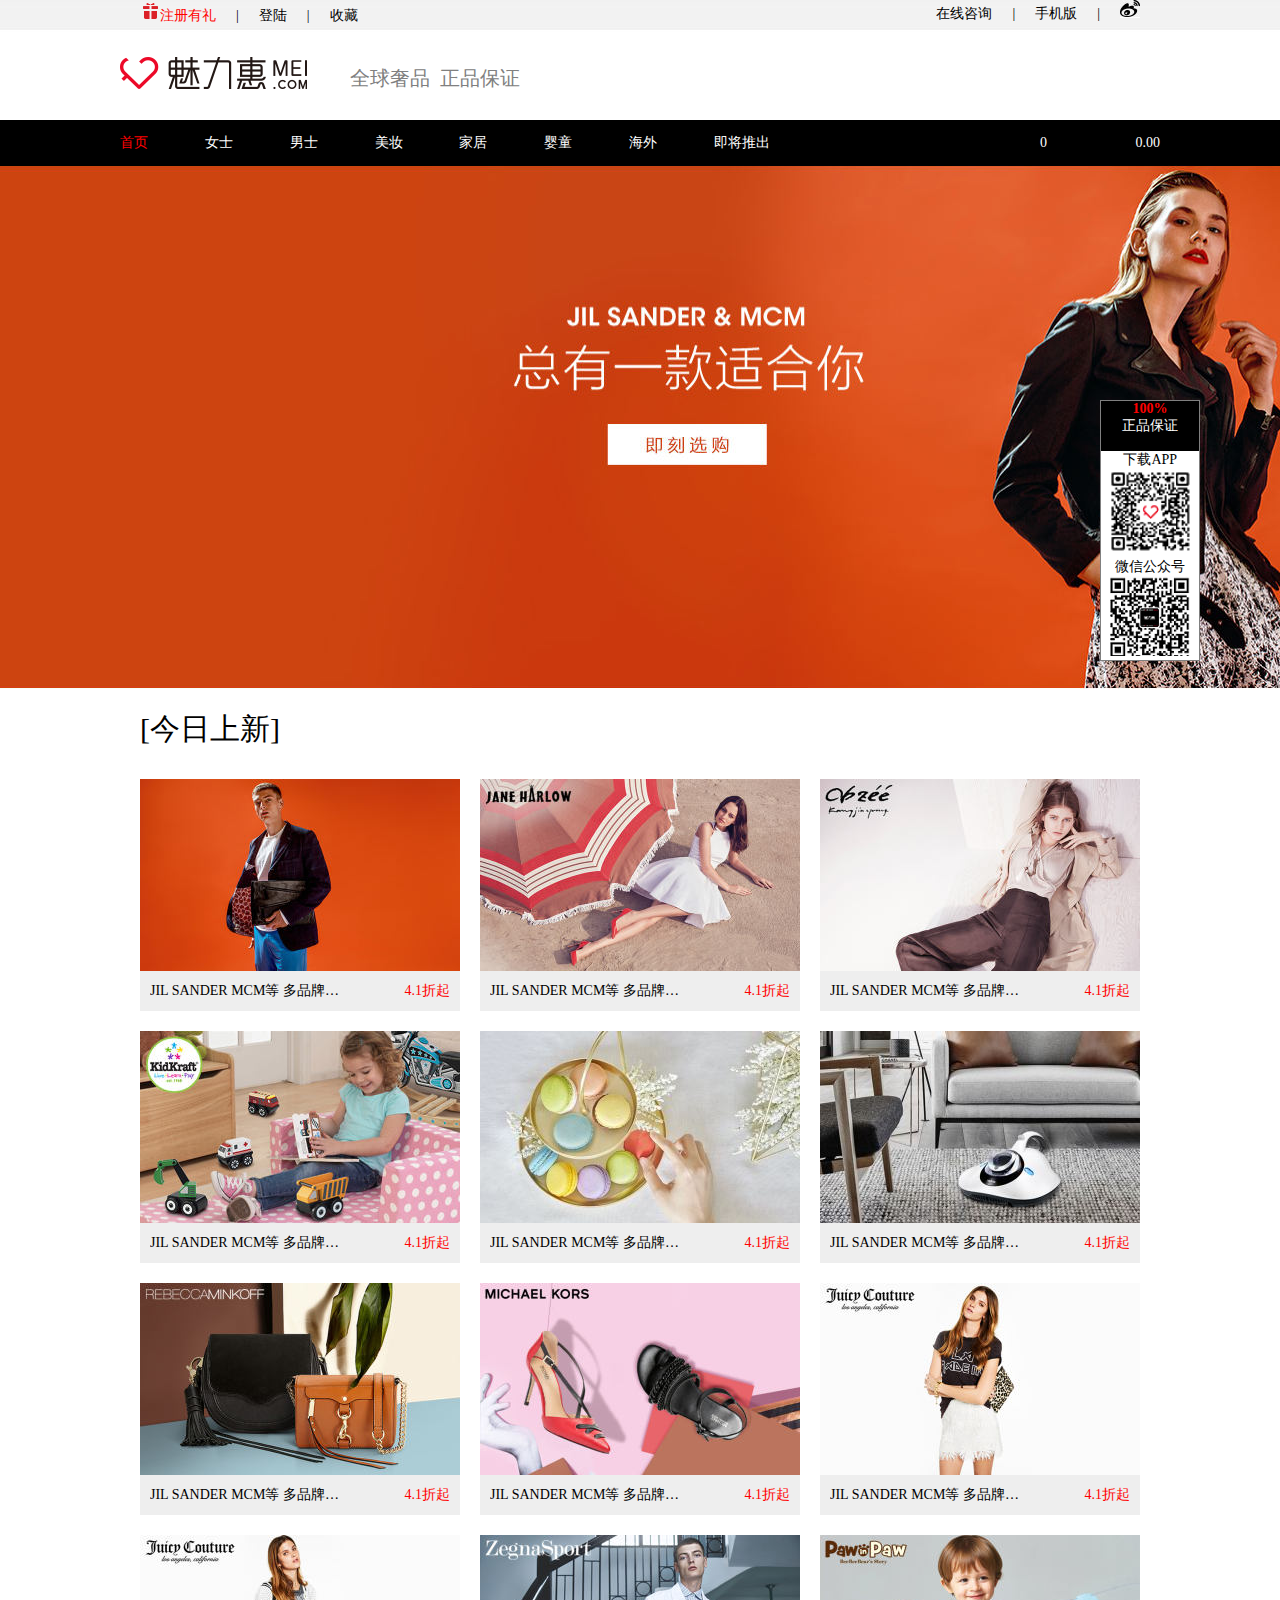
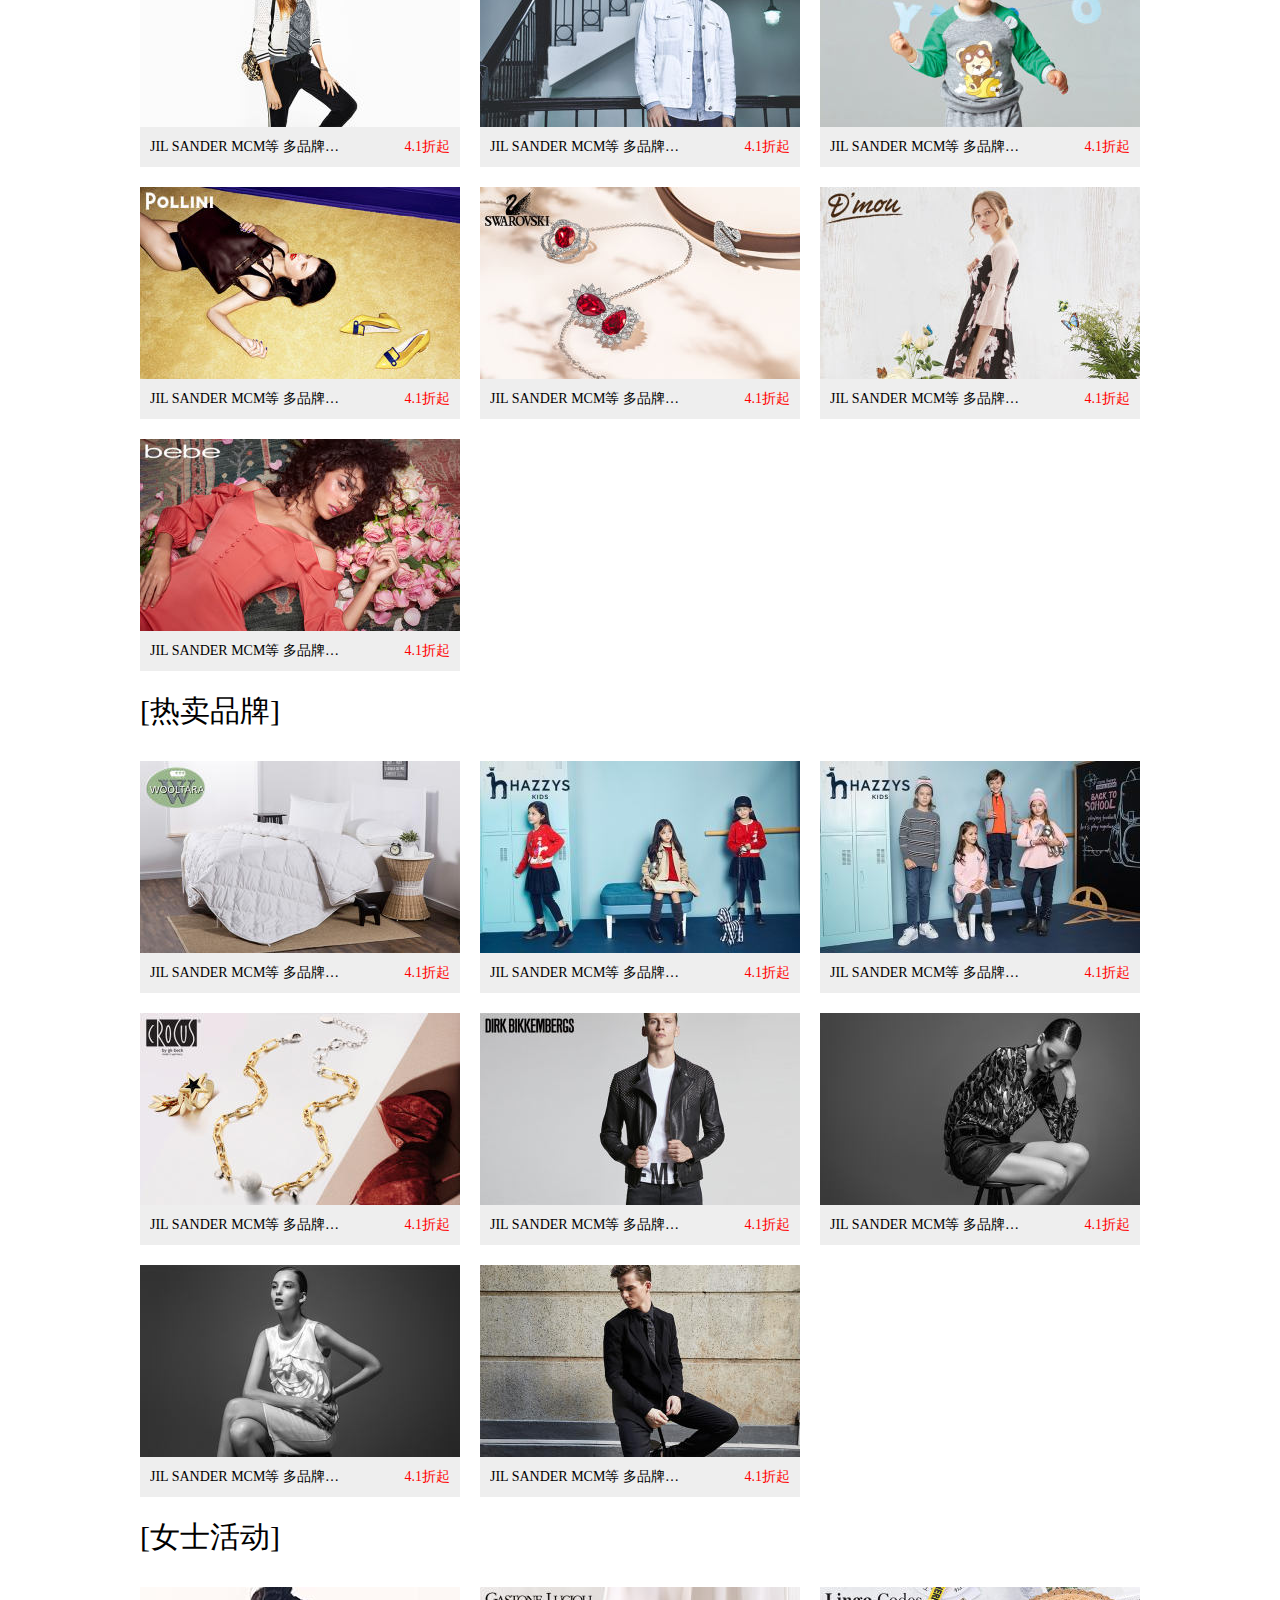
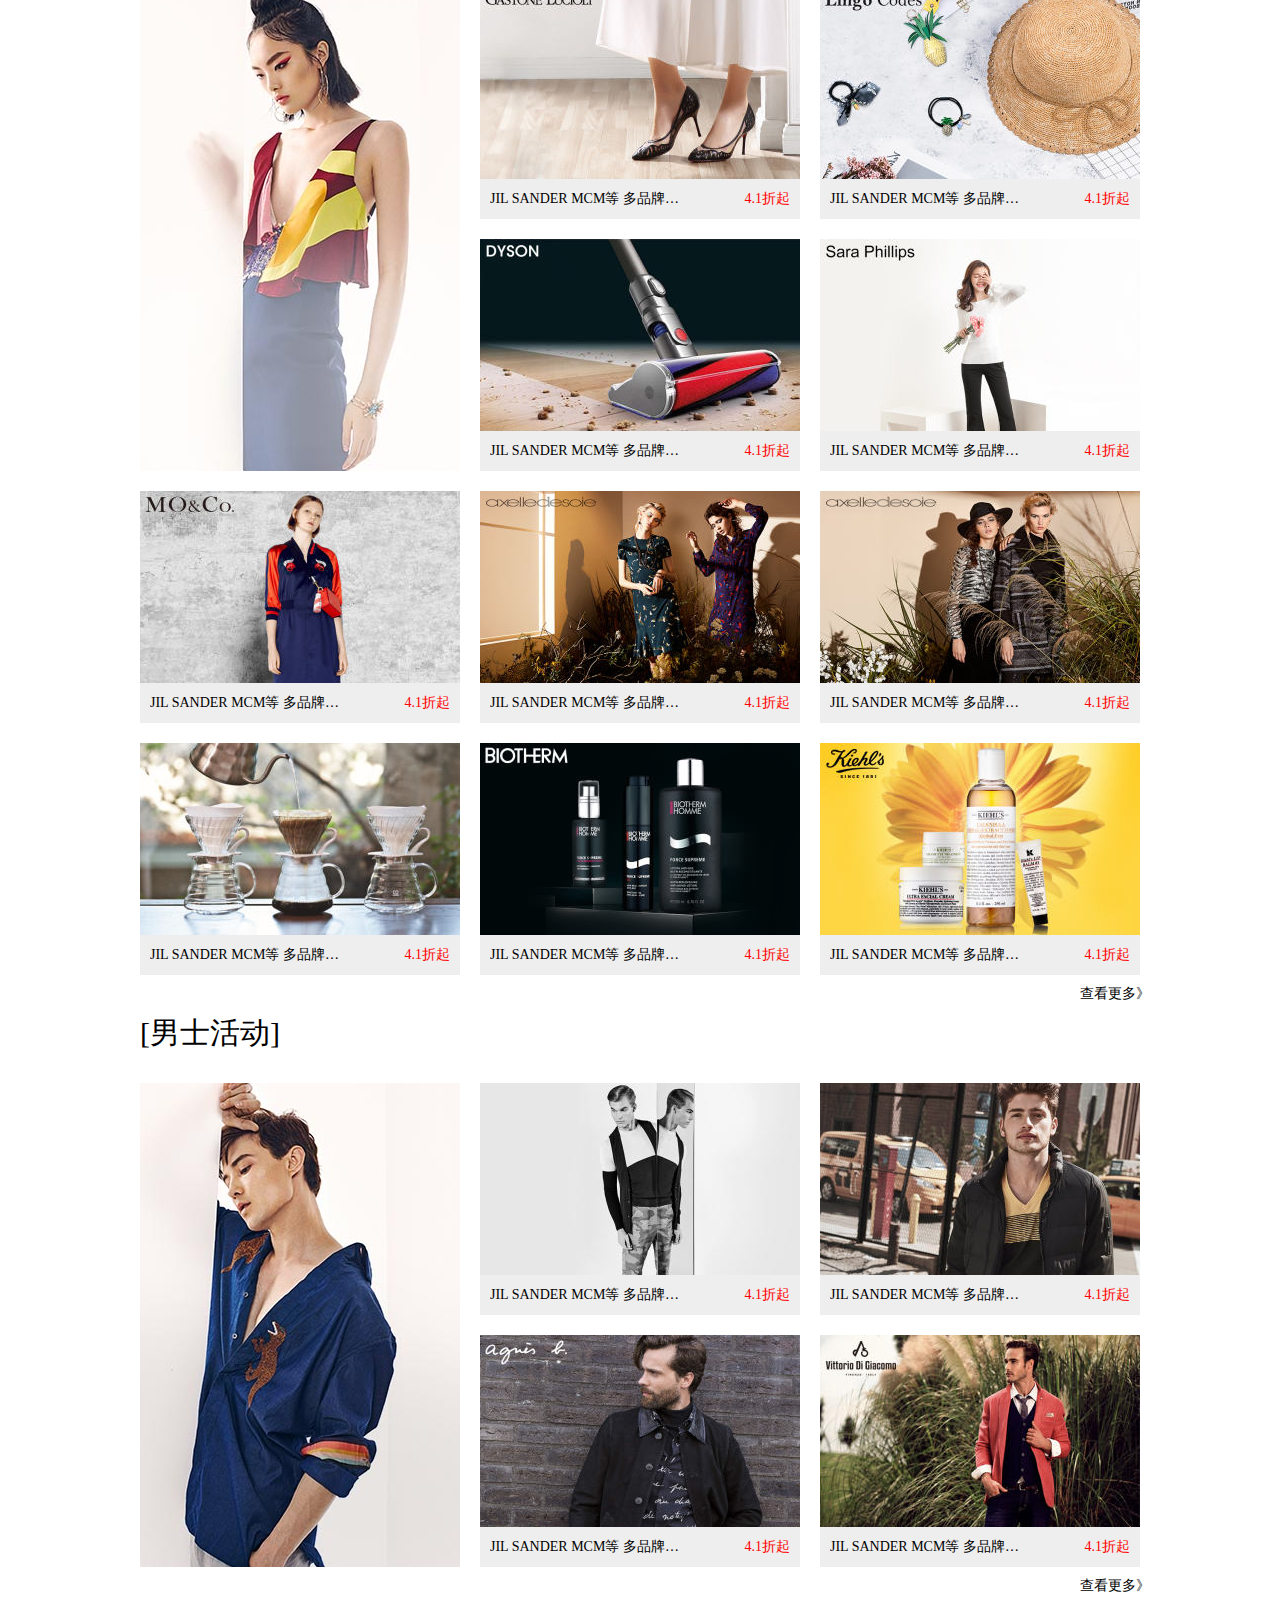
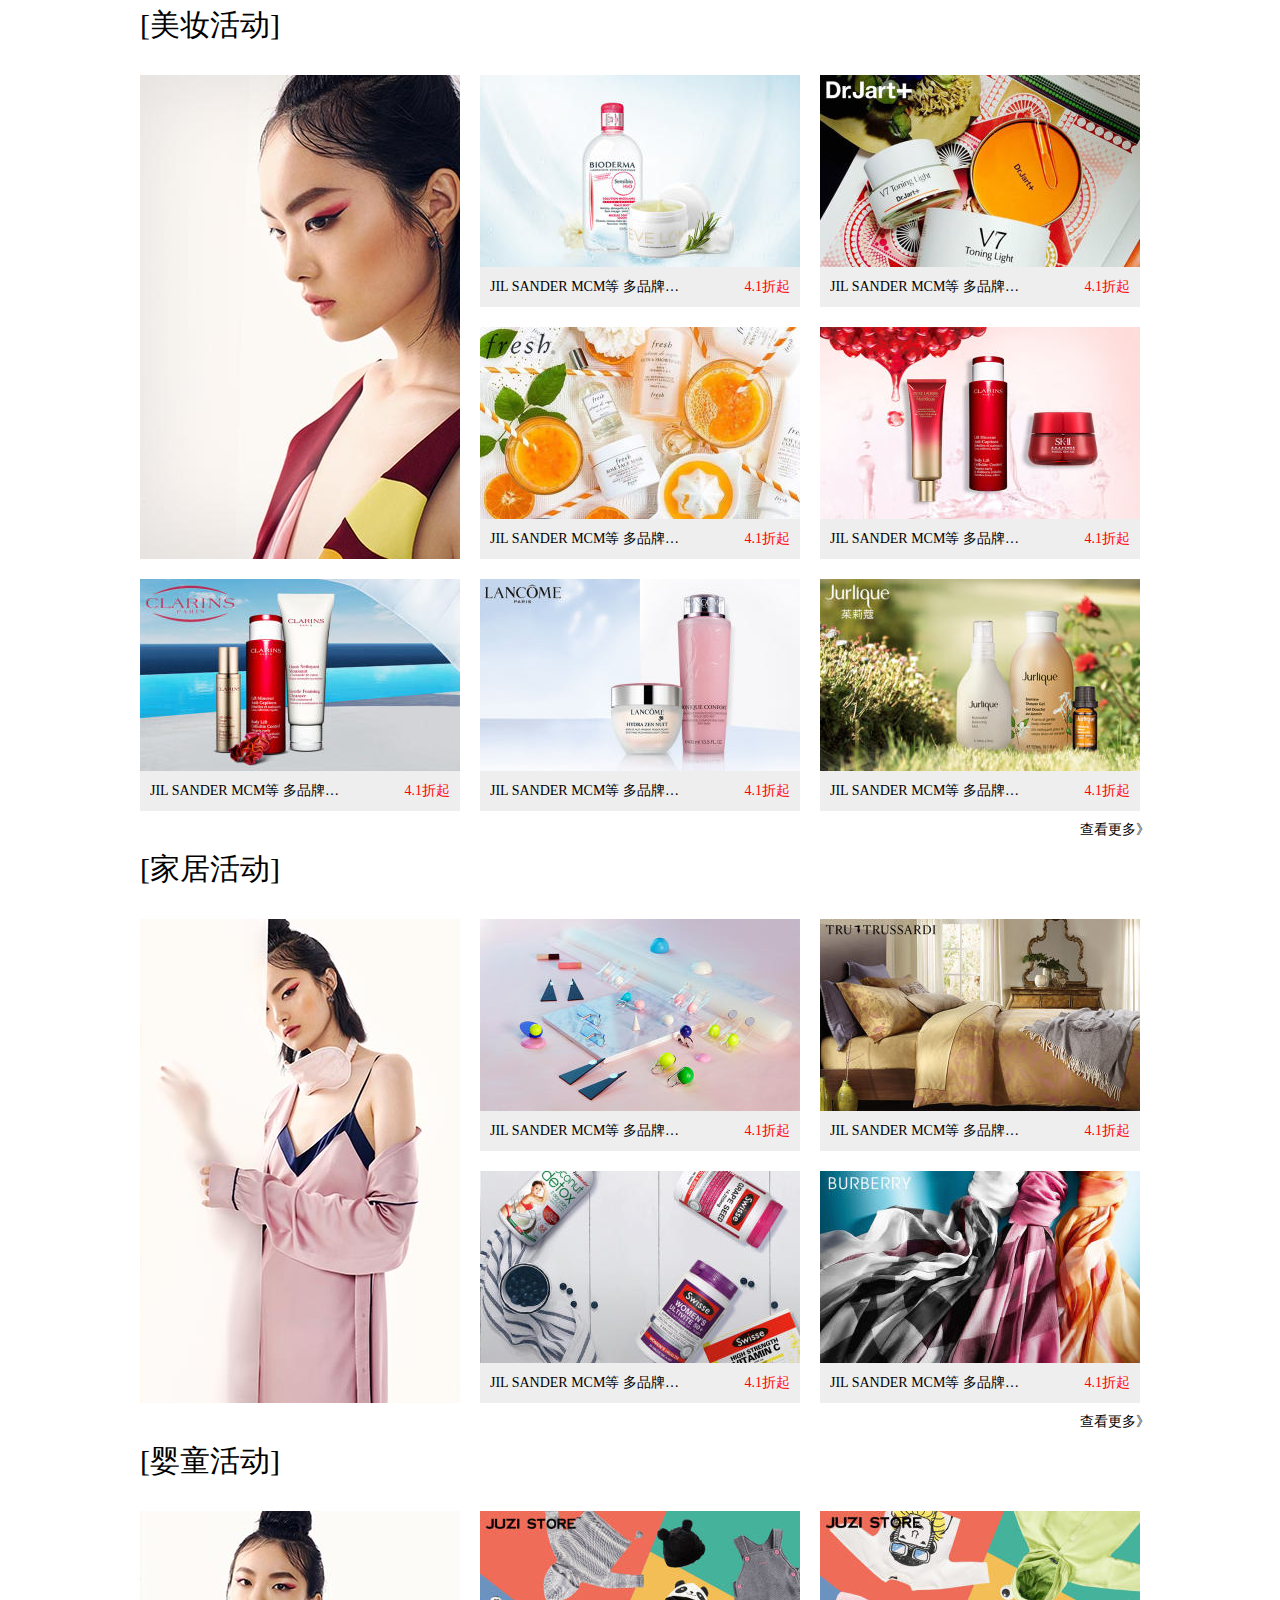
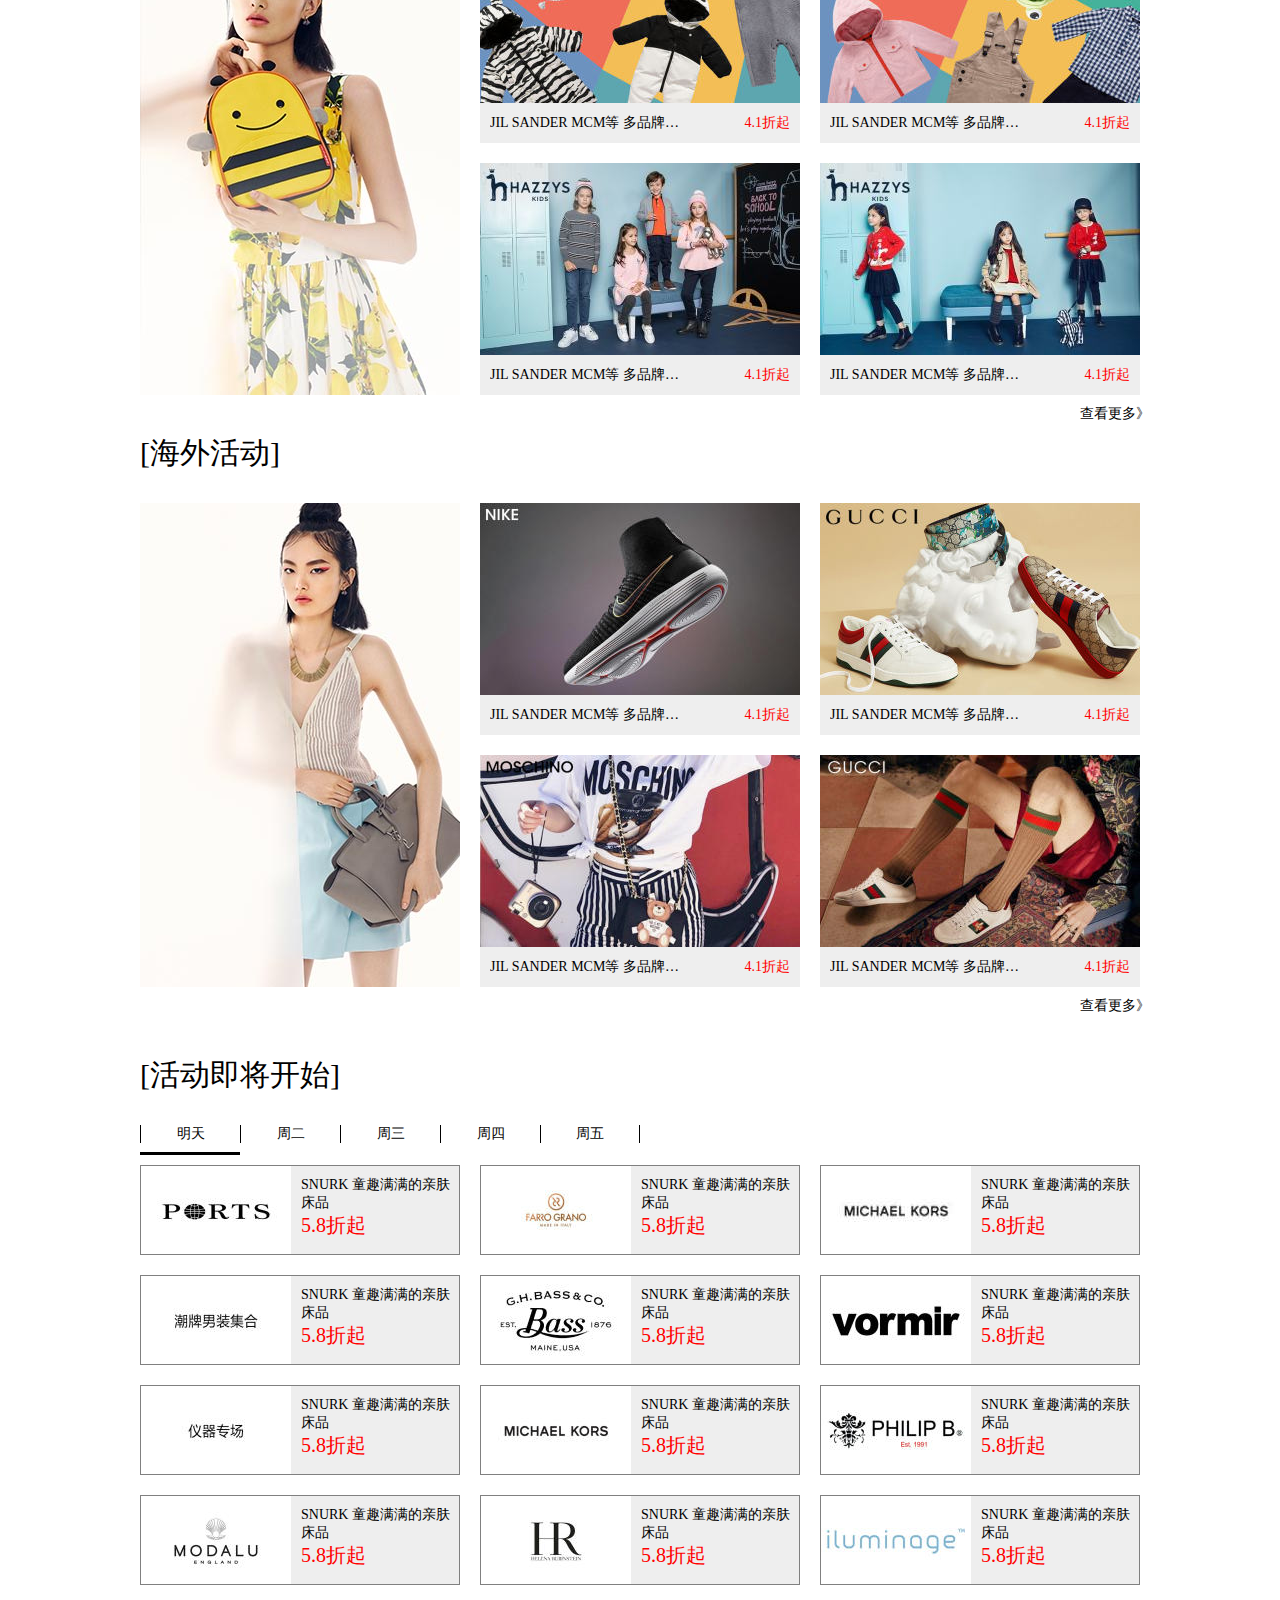
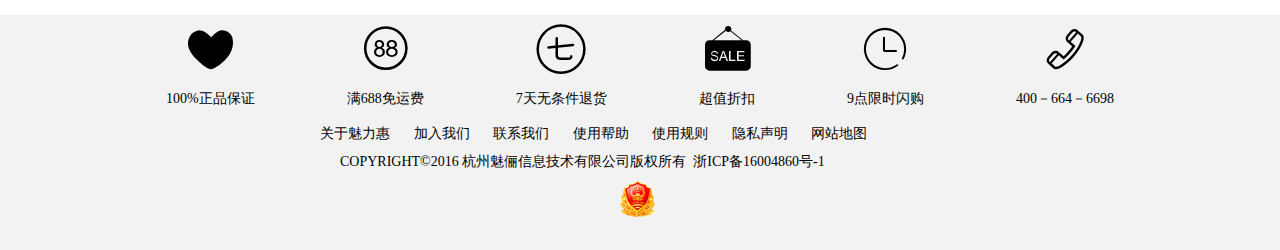
<file: index.html>
<!DOCTYPE html>
<html>
	<head>
		<meta charset="UTF-8">
		<title></title>
		<link rel="stylesheet" type="text/css" href="iconfont/iconfont.css" />
		<link rel="stylesheet" type="text/css" href="css/shouye.css" />
		<script src="js/jquery-1.11.1.min.js"></script>
		<link rel="stylesheet" type="text/css" href="css/public.css" />
	</head>
	<body>
		<div id="header_wrap"></div>
		<div id="nav_wrap"></div>
		<div id="main">
			<div id="big">
				<a href="list.html"><img src="images/big.jpg"/></a>
			</div>
			<div class="main_pic">
				<div class="jinri">
					<p class="img-top-zi">[今日上新]</p>
					<a href="list.html" class="imp">
						<div class="img-t">
							<img src="images/01.jpg" / class="img-m">
							<div class="img-zhe"></div>
							<p class="img-zi">4.1折起</p>
						</div>
						<div class="img-b">
							<p class="b_l">JIL SANDER MCM等 多品牌男士奢品汇</p>
							<p class="b_r">4.1折起</p>
						</div>
					</a>
					<a href="list.html" class="imp">
						<div class="img-t">
							<img src="images/02.jpg" / class="img-m">
							<div class="img-zhe"></div>
							<p class="img-zi">4.1折起</p>
						</div>
						<div class="img-b">
							<p class="b_l">JIL SANDER MCM等 多品牌男士奢品汇</p>
							<p class="b_r">4.1折起</p>
						</div>
					</a>
					<a href="list.html" class="imp">
						<div class="img-t">
							<img src="images/03.jpg" / class="img-m">
							<div class="img-zhe"></div>
							<p class="img-zi">4.1折起</p>
						</div>
						<div class="img-b">
							<p class="b_l">JIL SANDER MCM等 多品牌男士奢品汇</p>
							<p class="b_r">4.1折起</p>
						</div>
					</a>
					<a href="list.html" class="imp">
						<div class="img-t">
							<img src="images/04.jpg" / class="img-m">
							<div class="img-zhe"></div>
							<p class="img-zi">4.1折起</p>
						</div>
						<div class="img-b">
							<p class="b_l">JIL SANDER MCM等 多品牌男士奢品汇</p>
							<p class="b_r">4.1折起</p>
						</div>
					</a>
					<!--<a href="list.html" class="imp lun">
						<img src="images/1001.jpg" class="lunbo"/>
						<img src="images/1002.jpg" class="lunbo"/>
					</a>-->
					<a href="list.html" class="imp">
						<div class="img-t">
							<img src="images/05.jpg" / class="img-m">
							<div class="img-zhe"></div>
							<p class="img-zi">4.1折起</p>
						</div>
						<div class="img-b">
							<p class="b_l">JIL SANDER MCM等 多品牌男士奢品汇</p>
							<p class="b_r">4.1折起</p>
						</div>
					</a>
					<a href="list.html" class="imp">
						<div class="img-t">
							<img src="images/06.jpg" / class="img-m">
							<div class="img-zhe"></div>
							<p class="img-zi">4.1折起</p>
						</div>
						<div class="img-b">
							<p class="b_l">JIL SANDER MCM等 多品牌男士奢品汇</p>
							<p class="b_r">4.1折起</p>
						</div>
					</a>
					<a href="list.html" class="imp">
						<div class="img-t">
							<img src="images/07.jpg" / class="img-m">
							<div class="img-zhe"></div>
							<p class="img-zi">4.1折起</p>
						</div>
						<div class="img-b">
							<p class="b_l">JIL SANDER MCM等 多品牌男士奢品汇</p>
							<p class="b_r">4.1折起</p>
						</div>
					</a>
					<a href="list.html" class="imp">
						<div class="img-t">
							<img src="images/08.jpg" / class="img-m">
							<div class="img-zhe"></div>
							<p class="img-zi">4.1折起</p>
						</div>
						<div class="img-b">
							<p class="b_l">JIL SANDER MCM等 多品牌男士奢品汇</p>
							<p class="b_r">4.1折起</p>
						</div>
					</a>
					<a href="list.html" class="imp">
						<div class="img-t">
							<img src="images/09.jpg" / class="img-m">
							<div class="img-zhe"></div>
							<p class="img-zi">4.1折起</p>
						</div>
						<div class="img-b">
							<p class="b_l">JIL SANDER MCM等 多品牌男士奢品汇</p>
							<p class="b_r">4.1折起</p>
						</div>
					</a>
					<a href="list.html" class="imp">
						<div class="img-t">
							<img src="images/10.jpg" / class="img-m">
							<div class="img-zhe"></div>
							<p class="img-zi">4.1折起</p>
						</div>
						<div class="img-b">
							<p class="b_l">JIL SANDER MCM等 多品牌男士奢品汇</p>
							<p class="b_r">4.1折起</p>
						</div>
					</a>
					<a href="list.html" class="imp">
						<div class="img-t">
							<img src="images/11.jpg" / class="img-m">
							<div class="img-zhe"></div>
							<p class="img-zi">4.1折起</p>
						</div>
						<div class="img-b">
							<p class="b_l">JIL SANDER MCM等 多品牌男士奢品汇</p>
							<p class="b_r">4.1折起</p>
						</div>
					</a>
					<a href="list.html" class="imp">
						<div class="img-t">
							<img src="images/12.jpg" / class="img-m">
							<div class="img-zhe"></div>
							<p class="img-zi">4.1折起</p>
						</div>
						<div class="img-b">
							<p class="b_l">JIL SANDER MCM等 多品牌男士奢品汇</p>
							<p class="b_r">4.1折起</p>
						</div>
					</a>
					<a href="list.html" class="imp">
						<div class="img-t">
							<img src="images/13.jpg" / class="img-m">
							<div class="img-zhe"></div>
							<p class="img-zi">4.1折起</p>
						</div>
						<div class="img-b">
							<p class="b_l">JIL SANDER MCM等 多品牌男士奢品汇</p>
							<p class="b_r">4.1折起</p>
						</div>
					</a>
					<a href="list.html" class="imp">
						<div class="img-t">
							<img src="images/14.jpg" / class="img-m">
							<div class="img-zhe"></div>
							<p class="img-zi">4.1折起</p>
						</div>
						<div class="img-b">
							<p class="b_l">JIL SANDER MCM等 多品牌男士奢品汇</p>
							<p class="b_r">4.1折起</p>
						</div>
					</a>
					<a href="list.html" class="imp">
						<div class="img-t">
							<img src="images/15.jpg" / class="img-m">
							<div class="img-zhe"></div>
							<p class="img-zi">4.1折起</p>
						</div>
						<div class="img-b">
							<p class="b_l">JIL SANDER MCM等 多品牌男士奢品汇</p>
							<p class="b_r">4.1折起</p>
						</div>
					</a>
					<a href="list.html" class="imp">
						<div class="img-t">
							<img src="images/16.jpg" / class="img-m">
							<div class="img-zhe"></div>
							<p class="img-zi">4.1折起</p>
						</div>
						<div class="img-b">
							<p class="b_l">JIL SANDER MCM等 多品牌男士奢品汇</p>
							<p class="b_r">4.1折起</p>
						</div>
					</a>
				</div>
				<div class="remai">
					<p class="img-top-zi">[热卖品牌]</p>
					<a href="list.html" class="imp">
						<div class="img-t">
							<img src="images/17.jpg" / class="img-m">
							<div class="img-zhe"></div>
							<p class="img-zi">4.1折起</p>
						</div>
						<div class="img-b">
							<p class="b_l">JIL SANDER MCM等 多品牌男士奢品汇</p>
							<p class="b_r">4.1折起</p>
						</div>
					</a>
					<a href="list.html" class="imp">
						<div class="img-t">
							<img src="images/18.jpg" / class="img-m">
							<div class="img-zhe"></div>
							<p class="img-zi">4.1折起</p>
						</div>
						<div class="img-b">
							<p class="b_l">JIL SANDER MCM等 多品牌男士奢品汇</p>
							<p class="b_r">4.1折起</p>
						</div>
					</a>
					<a href="list.html" class="imp">
						<div class="img-t">
							<img src="images/19.jpg" / class="img-m">
							<div class="img-zhe"></div>
							<p class="img-zi">4.1折起</p>
						</div>
						<div class="img-b">
							<p class="b_l">JIL SANDER MCM等 多品牌男士奢品汇</p>
							<p class="b_r">4.1折起</p>
						</div>
					</a>
					<a href="list.html" class="imp">
						<div class="img-t">
							<img src="images/20.jpg" / class="img-m">
							<div class="img-zhe"></div>
							<p class="img-zi">4.1折起</p>
						</div>
						<div class="img-b">
							<p class="b_l">JIL SANDER MCM等 多品牌男士奢品汇</p>
							<p class="b_r">4.1折起</p>
						</div>
					</a>
					<a href="list.html" class="imp">
						<div class="img-t">
							<img src="images/21.jpg" / class="img-m">
							<div class="img-zhe"></div>
							<p class="img-zi">4.1折起</p>
						</div>
						<div class="img-b">
							<p class="b_l">JIL SANDER MCM等 多品牌男士奢品汇</p>
							<p class="b_r">4.1折起</p>
						</div>
					</a>
					<a href="list.html" class="imp">
						<div class="img-t">
							<img src="images/22.jpg" / class="img-m">
							<div class="img-zhe"></div>
							<p class="img-zi">4.1折起</p>
						</div>
						<div class="img-b">
							<p class="b_l">JIL SANDER MCM等 多品牌男士奢品汇</p>
							<p class="b_r">4.1折起</p>
						</div>
					</a>
					<a href="list.html" class="imp">
						<div class="img-t">
							<img src="images/23.jpg" / class="img-m">
							<div class="img-zhe"></div>
							<p class="img-zi">4.1折起</p>
						</div>
						<div class="img-b">
							<p class="b_l">JIL SANDER MCM等 多品牌男士奢品汇</p>
							<p class="b_r">4.1折起</p>
						</div>
					</a>
					<a href="list.html" class="imp">
						<div class="img-t">
							<img src="images/24.jpg" / class="img-m">
							<div class="img-zhe"></div>
							<p class="img-zi">4.1折起</p>
						</div>
						<div class="img-b">
							<p class="b_l">JIL SANDER MCM等 多品牌男士奢品汇</p>
							<p class="b_r">4.1折起</p>
						</div>
					</a>
				</div>
				<div class="nvshi">
					<p class="img-top-zi">[女士活动]</p>
					<a href="list.html" class="imp ban">
						<img src="images/1003.jpg" class="nvshi-ban" />
					</a>
					<a href="list.html" class="imp">
						<div class="img-t">
							<img src="images/25.jpg" / class="img-m">
							<div class="img-zhe"></div>
							<p class="img-zi">4.1折起</p>
						</div>
						<div class="img-b">
							<p class="b_l">JIL SANDER MCM等 多品牌男士奢品汇</p>
							<p class="b_r">4.1折起</p>
						</div>
					</a>
					<a href="list.html" class="imp">
						<div class="img-t">
							<img src="images/26.jpg" / class="img-m">
							<div class="img-zhe"></div>
							<p class="img-zi">4.1折起</p>
						</div>
						<div class="img-b">
							<p class="b_l">JIL SANDER MCM等 多品牌男士奢品汇</p>
							<p class="b_r">4.1折起</p>
						</div>
					</a>
					<a href="list.html" class="imp">
						<div class="img-t">
							<img src="images/27.jpg" / class="img-m">
							<div class="img-zhe"></div>
							<p class="img-zi">4.1折起</p>
						</div>
						<div class="img-b">
							<p class="b_l">JIL SANDER MCM等 多品牌男士奢品汇</p>
							<p class="b_r">4.1折起</p>
						</div>
					</a>
					<a href="list.html" class="imp">
						<div class="img-t">
							<img src="images/28.jpg" / class="img-m">
							<div class="img-zhe"></div>
							<p class="img-zi">4.1折起</p>
						</div>
						<div class="img-b">
							<p class="b_l">JIL SANDER MCM等 多品牌男士奢品汇</p>
							<p class="b_r">4.1折起</p>
						</div>
					</a>
					<a href="list.html" class="imp">
						<div class="img-t">
							<img src="images/29.jpg" / class="img-m">
							<div class="img-zhe"></div>
							<p class="img-zi">4.1折起</p>
						</div>
						<div class="img-b">
							<p class="b_l">JIL SANDER MCM等 多品牌男士奢品汇</p>
							<p class="b_r">4.1折起</p>
						</div>
					</a>
					<a href="list.html" class="imp">
						<div class="img-t">
							<img src="images/30.jpg" / class="img-m">
							<div class="img-zhe"></div>
							<p class="img-zi">4.1折起</p>
						</div>
						<div class="img-b">
							<p class="b_l">JIL SANDER MCM等 多品牌男士奢品汇</p>
							<p class="b_r">4.1折起</p>
						</div>
					</a>
					<a href="list.html" class="imp">
						<div class="img-t">
							<img src="images/31.jpg" / class="img-m">
							<div class="img-zhe"></div>
							<p class="img-zi">4.1折起</p>
						</div>
						<div class="img-b">
							<p class="b_l">JIL SANDER MCM等 多品牌男士奢品汇</p>
							<p class="b_r">4.1折起</p>
						</div>
					</a>
					<a href="list.html" class="imp">
						<div class="img-t">
							<img src="images/32.jpg" / class="img-m">
							<div class="img-zhe"></div>
							<p class="img-zi">4.1折起</p>
						</div>
						<div class="img-b">
							<p class="b_l">JIL SANDER MCM等 多品牌男士奢品汇</p>
							<p class="b_r">4.1折起</p>
						</div>
					</a>
					<a href="list.html" class="imp">
						<div class="img-t">
							<img src="images/33.jpg" / class="img-m">
							<div class="img-zhe"></div>
							<p class="img-zi">4.1折起</p>
						</div>
						<div class="img-b">
							<p class="b_l">JIL SANDER MCM等 多品牌男士奢品汇</p>
							<p class="b_r">4.1折起</p>
						</div>
					</a>
					<a href="list.html" class="imp">
						<div class="img-t">
							<img src="images/34.jpg" / class="img-m">
							<div class="img-zhe"></div>
							<p class="img-zi">4.1折起</p>
						</div>
						<div class="img-b">
							<p class="b_l">JIL SANDER MCM等 多品牌男士奢品汇</p>
							<p class="b_r">4.1折起</p>
						</div>
					</a>
					<a href="#" class="img-more">查看更多》</a>
				</div>
				<div class="nanshi">
					<p class="img-top-zi">[男士活动]</p>
					<a href="list.html" class="imp ban">
						<img src="images/1003.jpg" class="nanshi-ban" />
					</a>
					<a href="list.html" class="imp">
						<div class="img-t">
							<img src="images/35.jpg" / class="img-m">
							<div class="img-zhe"></div>
							<p class="img-zi">4.1折起</p>
						</div>
						<div class="img-b">
							<p class="b_l">JIL SANDER MCM等 多品牌男士奢品汇</p>
							<p class="b_r">4.1折起</p>
						</div>
					</a>
					<a href="list.html" class="imp">
						<div class="img-t">
							<img src="images/36.jpg" / class="img-m">
							<div class="img-zhe"></div>
							<p class="img-zi">4.1折起</p>
						</div>
						<div class="img-b">
							<p class="b_l">JIL SANDER MCM等 多品牌男士奢品汇</p>
							<p class="b_r">4.1折起</p>
						</div>
					</a>
					<a href="list.html" class="imp">
						<div class="img-t">
							<img src="images/37.jpg" / class="img-m">
							<div class="img-zhe"></div>
							<p class="img-zi">4.1折起</p>
						</div>
						<div class="img-b">
							<p class="b_l">JIL SANDER MCM等 多品牌男士奢品汇</p>
							<p class="b_r">4.1折起</p>
						</div>
					</a>
					<a href="list.html" class="imp">
						<div class="img-t">
							<img src="images/38.jpg" / class="img-m">
							<div class="img-zhe"></div>
							<p class="img-zi">4.1折起</p>
						</div>
						<div class="img-b">
							<p class="b_l">JIL SANDER MCM等 多品牌男士奢品汇</p>
							<p class="b_r">4.1折起</p>
						</div>
					</a>
					<a href="#" class="img-more">查看更多》</a>
				</div>
				<div class="meizhuang">
					<p class="img-top-zi">[美妆活动]</p>
					<a href="list.html" class="imp ban">
						<img src="images/1003.jpg" class="meizhuang-ban" />
					</a>
					<a href="list.html" class="imp">
						<div class="img-t">
							<img src="images/39.jpg" / class="img-m">
							<div class="img-zhe"></div>
							<p class="img-zi">4.1折起</p>
						</div>
						<div class="img-b">
							<p class="b_l">JIL SANDER MCM等 多品牌男士奢品汇</p>
							<p class="b_r">4.1折起</p>
						</div>
					</a>
					<a href="list.html" class="imp">
						<div class="img-t">
							<img src="images/40.jpg" / class="img-m">
							<div class="img-zhe"></div>
							<p class="img-zi">4.1折起</p>
						</div>
						<div class="img-b">
							<p class="b_l">JIL SANDER MCM等 多品牌男士奢品汇</p>
							<p class="b_r">4.1折起</p>
						</div>
					</a>
					<a href="list.html" class="imp">
						<div class="img-t">
							<img src="images/41.jpg" / class="img-m">
							<div class="img-zhe"></div>
							<p class="img-zi">4.1折起</p>
						</div>
						<div class="img-b">
							<p class="b_l">JIL SANDER MCM等 多品牌男士奢品汇</p>
							<p class="b_r">4.1折起</p>
						</div>
					</a>
					<a href="list.html" class="imp">
						<div class="img-t">
							<img src="images/42.jpg" / class="img-m">
							<div class="img-zhe"></div>
							<p class="img-zi">4.1折起</p>
						</div>
						<div class="img-b">
							<p class="b_l">JIL SANDER MCM等 多品牌男士奢品汇</p>
							<p class="b_r">4.1折起</p>
						</div>
					</a>
					<a href="list.html" class="imp">
						<div class="img-t">
							<img src="images/43.jpg" / class="img-m">
							<div class="img-zhe"></div>
							<p class="img-zi">4.1折起</p>
						</div>
						<div class="img-b">
							<p class="b_l">JIL SANDER MCM等 多品牌男士奢品汇</p>
							<p class="b_r">4.1折起</p>
						</div>
					</a>
					<a href="list.html" class="imp">
						<div class="img-t">
							<img src="images/44.jpg" / class="img-m">
							<div class="img-zhe"></div>
							<p class="img-zi">4.1折起</p>
						</div>
						<div class="img-b">
							<p class="b_l">JIL SANDER MCM等 多品牌男士奢品汇</p>
							<p class="b_r">4.1折起</p>
						</div>
					</a>
					<a href="list.html" class="imp">
						<div class="img-t">
							<img src="images/45.jpg" / class="img-m">
							<div class="img-zhe"></div>
							<p class="img-zi">4.1折起</p>
						</div>
						<div class="img-b">
							<p class="b_l">JIL SANDER MCM等 多品牌男士奢品汇</p>
							<p class="b_r">4.1折起</p>
						</div>
					</a>
					<a href="#" class="img-more">查看更多》</a>
				</div>
				<div class="jiaju">
					<p class="img-top-zi">[家居活动]</p>
					<a href="list.html" class="imp ban">
						<img src="images/1003.jpg" class="jiaju-ban" />
					</a>
					<a href="list.html" class="imp">
						<div class="img-t">
							<img src="images/46.jpg" / class="img-m">
							<div class="img-zhe"></div>
							<p class="img-zi">4.1折起</p>
						</div>
						<div class="img-b">
							<p class="b_l">JIL SANDER MCM等 多品牌男士奢品汇</p>
							<p class="b_r">4.1折起</p>
						</div>
					</a>
					<a href="list.html" class="imp">
						<div class="img-t">
							<img src="images/47.jpg" / class="img-m">
							<div class="img-zhe"></div>
							<p class="img-zi">4.1折起</p>
						</div>
						<div class="img-b">
							<p class="b_l">JIL SANDER MCM等 多品牌男士奢品汇</p>
							<p class="b_r">4.1折起</p>
						</div>
					</a>
					<a href="list.html" class="imp">
						<div class="img-t">
							<img src="images/48.jpg" / class="img-m">
							<div class="img-zhe"></div>
							<p class="img-zi">4.1折起</p>
						</div>
						<div class="img-b">
							<p class="b_l">JIL SANDER MCM等 多品牌男士奢品汇</p>
							<p class="b_r">4.1折起</p>
						</div>
					</a>
					<a href="list.html" class="imp">
						<div class="img-t">
							<img src="images/49.jpg" / class="img-m">
							<div class="img-zhe"></div>
							<p class="img-zi">4.1折起</p>
						</div>
						<div class="img-b">
							<p class="b_l">JIL SANDER MCM等 多品牌男士奢品汇</p>
							<p class="b_r">4.1折起</p>
						</div>
					</a>
					<a href="list.html" class="img-more">查看更多》</a>
				</div>
				<div class="yingtong">
					<p class="img-top-zi">[婴童活动]</p>
					<a href="list.html" class="imp ban">
						<img src="images/1003.jpg" class="yingtong-ban" />
					</a>
					<a href="list.html" class="imp">
						<div class="img-t">
							<img src="images/50.jpg" / class="img-m">
							<div class="img-zhe"></div>
							<p class="img-zi">4.1折起</p>
						</div>
						<div class="img-b">
							<p class="b_l">JIL SANDER MCM等 多品牌男士奢品汇</p>
							<p class="b_r">4.1折起</p>
						</div>
					</a>
					<a href="list.html" class="imp">
						<div class="img-t">
							<img src="images/51.jpg" / class="img-m">
							<div class="img-zhe"></div>
							<p class="img-zi">4.1折起</p>
						</div>
						<div class="img-b">
							<p class="b_l">JIL SANDER MCM等 多品牌男士奢品汇</p>
							<p class="b_r">4.1折起</p>
						</div>
					</a>
					<a href="list.html" class="imp">
						<div class="img-t">
							<img src="images/52.jpg" / class="img-m">
							<div class="img-zhe"></div>
							<p class="img-zi">4.1折起</p>
						</div>
						<div class="img-b">
							<p class="b_l">JIL SANDER MCM等 多品牌男士奢品汇</p>
							<p class="b_r">4.1折起</p>
						</div>
					</a>
					<a href="list.html" class="imp">
						<div class="img-t">
							<img src="images/53.jpg" / class="img-m">
							<div class="img-zhe"></div>
							<p class="img-zi">4.1折起</p>
						</div>
						<div class="img-b">
							<p class="b_l">JIL SANDER MCM等 多品牌男士奢品汇</p>
							<p class="b_r">4.1折起</p>
						</div>
					</a>
					<a href="#" class="img-more">查看更多》</a>
				</div>
				<div class="haiwai">
					<p class="img-top-zi">[海外活动]</p>
					<a href="list.html" class="imp ban">
						<img src="images/1003.jpg" class="haiwai-ban" />
					</a>
					<a href="list.html" class="imp">
						<div class="img-t">
							<img src="images/54.jpg" / class="img-m">
							<div class="img-zhe"></div>
							<p class="img-zi">4.1折起</p>
						</div>
						<div class="img-b">
							<p class="b_l">JIL SANDER MCM等 多品牌男士奢品汇</p>
							<p class="b_r">4.1折起</p>
						</div>
					</a>
					<a href="list.html" class="imp">
						<div class="img-t">
							<img src="images/55.jpg" / class="img-m">
							<div class="img-zhe"></div>
							<p class="img-zi">4.1折起</p>
						</div>
						<div class="img-b">
							<p class="b_l">JIL SANDER MCM等 多品牌男士奢品汇</p>
							<p class="b_r">4.1折起</p>
						</div>
					</a>
					<a href="list.html" class="imp">
						<div class="img-t">
							<img src="images/56.jpg" / class="img-m">
							<div class="img-zhe"></div>
							<p class="img-zi">4.1折起</p>
						</div>
						<div class="img-b">
							<p class="b_l">JIL SANDER MCM等 多品牌男士奢品汇</p>
							<p class="b_r">4.1折起</p>
						</div>
					</a>
					<a href="list.html" class="imp">
						<div class="img-t">
							<img src="images/57.jpg" / class="img-m">
							<div class="img-zhe"></div>
							<p class="img-zi">4.1折起</p>
						</div>
						<div class="img-b">
							<p class="b_l">JIL SANDER MCM等 多品牌男士奢品汇</p>
							<p class="b_r">4.1折起</p>
						</div>
					</a>
					<a href="#" class="img-more">查看更多》</a>
				</div>
			</div>
		</div>
		<div id="returnTop_wrap"></div>
		<div id="huodong_wrap"></div>
		<div id="footer_wrap"></div>        
	</body>
</html>
<script src="js/cookie.js"></script>
<script src="js/shouye.js"></script>
</file>
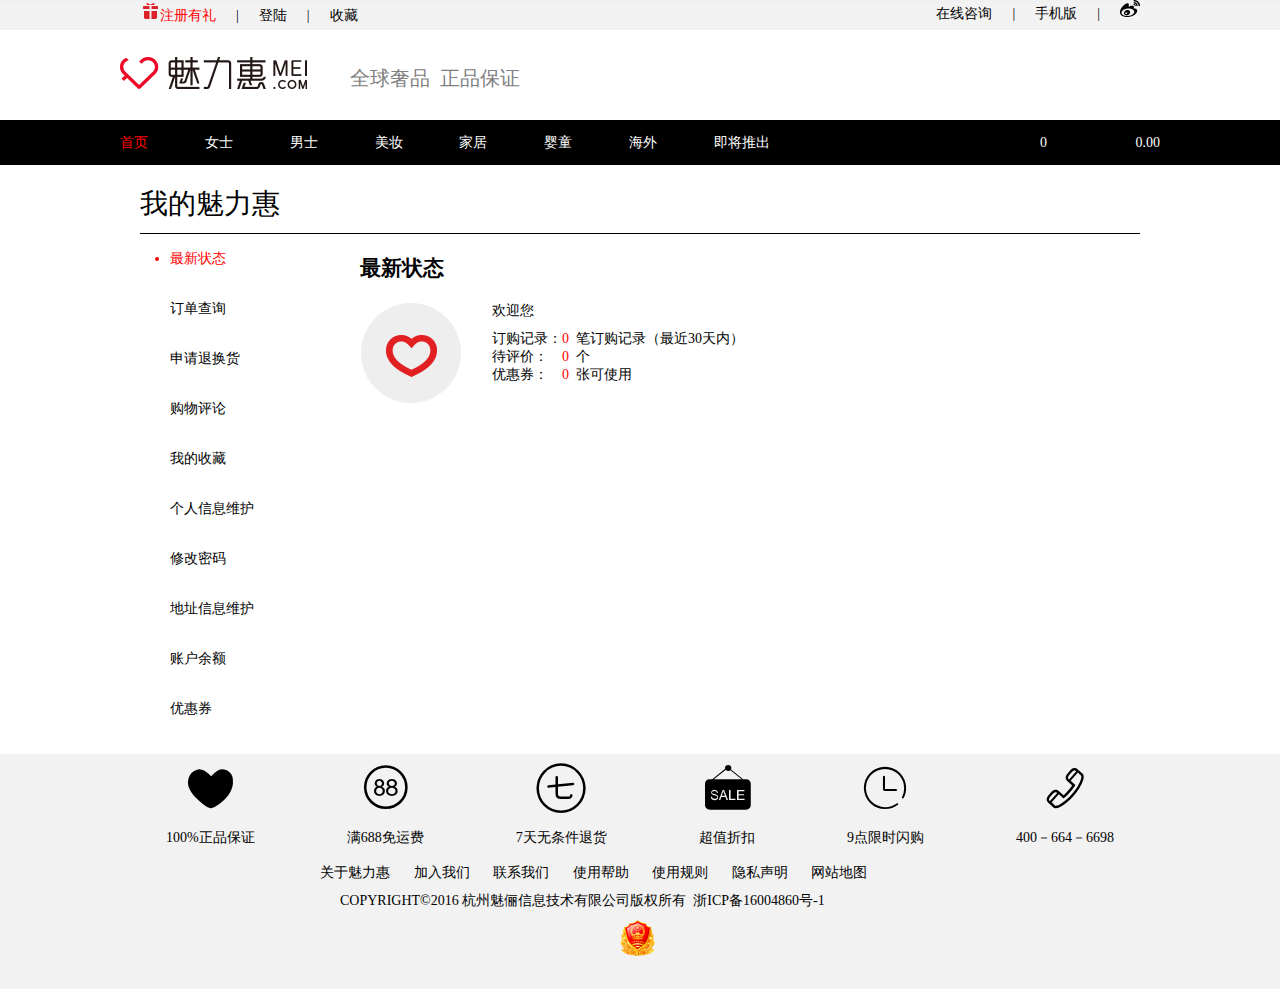
<file: account.html>
<!DOCTYPE html>
<html>
	<head>
		<meta charset="UTF-8">
		<title></title>
		<link rel="stylesheet" type="text/css" href="iconfont/iconfont.css" />
		<link rel="stylesheet" type="text/css" href="css/shouye.css" />
		<script src="js/jquery-1.11.1.min.js"></script>
		<link rel="stylesheet" type="text/css" href="css/public.css" />
		<link rel="stylesheet" type="text/css" href="css/account.css" />
	</head>
	<body>
		<div id="header_wrap"></div>
		<div id="nav_wrap"></div>
		<div class="account">
			<h1>我的魅力惠</h1>
			<ul class="acc-left">
				<li class="acc-on">最新状态</li>
				<li>订单查询</li>
				<li>申请退换货</li>
				<li>购物评论</li>
				<li>我的收藏</li>
				<li>个人信息维护</li>
				<li>修改密码</li>
				<li>地址信息维护</li>
				<li>账户余额</li>
				<li>优惠券</li>
			</ul>
			<div class="acc-rbox">
				<div class="acc-right" style="display: block;">
					<h2>最新状态</h2>
					<img src="images/headImg.png" style="display: block; float: left;" />
					<div class="acc-right1">
						<p style="margin-bottom: 10px;">欢迎您</p>
						<p>订购记录：<span style="color: red;">0</span>&ensp;笔订购记录（最近30天内）</p>
						<p>待评价：&ensp;&ensp;<span style="color: red;">0</span>&ensp;个</p>
						<p>优惠券：&ensp;&ensp;<span style="color: red;">0</span>&ensp;张可使用</p>
					</div>
				</div>
				<div class="acc-right">
					<h2>订单查询</h2>
				</div>
				<div class="acc-right">
					<h2>申请退换货</h2>
				</div>
				<div class="acc-right">
					<h2>购物评论</h2>
					<p style="border-bottom: 1px black solid;padding-bottom: 10px;">
						<span>待评论</span>&ensp;&ensp;|&ensp;
						<span style="color: gray;">已评论</span>
					</p>
					<span style="display: block; padding-top: 10px;">您暂无待评论商品！</span>
				</div>
				<div class="acc-right">
					<h2>我的收藏</h2>
					<p style="border-bottom: 1px black solid;padding-bottom: 10px;">
						<span>收藏的商品</span>&ensp;&ensp;|&ensp;
						<span style="color: gray;">收藏的品牌</span>
					</p>
					<span style="display: block; padding-top: 10px;">您还没有收藏商品，立即去<a href="index.html" style="color: red; text-decoration: underline;">首页</a>寻找喜欢的商品体验通过收藏快速抢购吧</span>
				</div>
				<div class="acc-right">
					<h2>个人信息维护</h2>
				</div>
				<div class="acc-right">
					<h2>修改密码</h2>
				</div>
				<div class="acc-right">
					<h2>地址信息维护</h2>
				</div>
				<div class="acc-right">
					<h2>账户余额</h2>
					<p>账户余额：<span style="color: red;">￥0.00</span>元</p>
				</div>
				<div class="acc-right">
					<h2>优惠券</h2>
					<p style="border-bottom: 1px black solid;padding-bottom: 10px;">
						<span>可使用</span>&ensp;&ensp;|&ensp;
						<span style="color: gray;">已使用</span>&ensp;&ensp;|&ensp;
						<span style="color: gray;">已过期</span>
					</p>
				</div>
			</div>
		</div>
		<div id="footer_wrap"></div>
	</body>
</html>
<script src="js/cookie.js"></script>
<script src="js/shouye.js"></script>
<script src="js/account.js"></script>
</file>
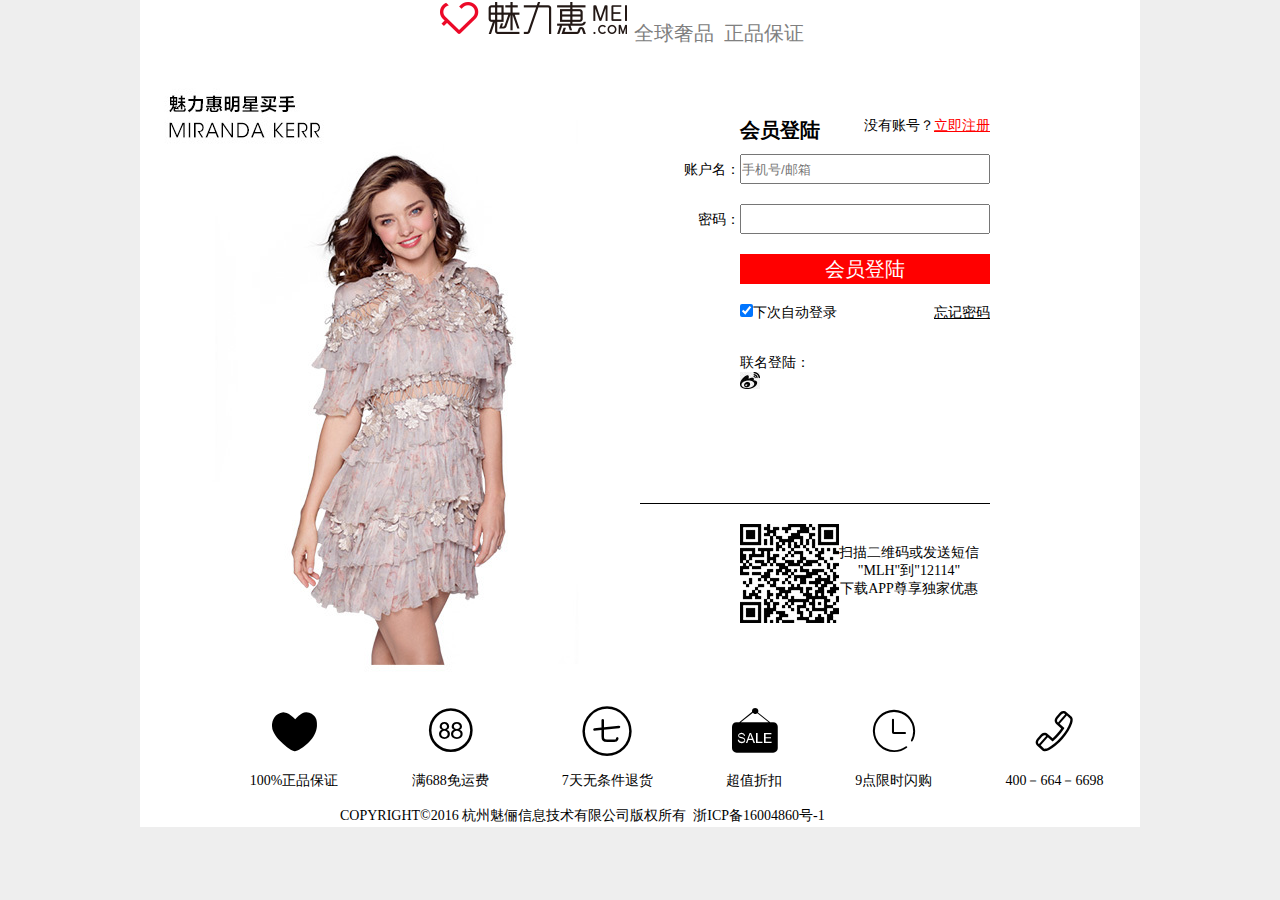
<file: login.html>
<!DOCTYPE html>
<html>

<head>
    <meta charset="UTF-8">
    <title></title>
    <link rel="stylesheet" type="text/css" href="css/sign.css">
    <link rel="stylesheet" type="text/css" href="iconfont/iconfont.css" />
</head>

<body>
    <div class="logn-wrap">
        <div class="login-container">
            <div class="login-logo">
                <a href="index.html"><img src="images/logo.jpg" /></a>
                <span class="loginlo">全球奢品&nbsp;&nbsp;正品保证</span>
            </div>
            <div class="login-content">
                <div class="login-main">
                    <div class="hydl-regsiter">
                        <span class="hydl-l">会员登陆</span>
                        <span class="hydl-r">没有账号？<a href="sign.html">立即注册</a></span>
                    </div>
                    <div class="hydl-login">
                        <p>账户名：<input type="text" id="uname" style="height: 30px;width: 250px;" placeholder="手机号/邮箱" /><br/>&ensp;&ensp;&ensp;&ensp;&ensp;&ensp;&ensp;&ensp;<span id="login-s1"></span></p>
                        <p style="top:50px">密码：<input type="password" id="upwd" style="height: 30px;width: 250px;" /><br/>&ensp;&ensp;&ensp;&ensp;&ensp;&ensp;<span id="login-s2"></span></p>

                        <p style="top:100px"><input type="button" id="sign-btn" value="会员登陆" style="height: 30px;width: 250px;" /></p>
                        <p style="top:150px" class="hydl-login-auto"><span><input type="checkbox" checked/>下次自动登录</span><span><a href="#">忘记密码</a></span></p>
                        <p style="top:200px;">联名登陆：<span style="display: block; width: 250px; height: 30px;"><a href="#"><img src="images/base_z_weibo.jpg"</a></span></p>
                    </div>
                    <div class="login-er">
                        <img src="images/sign-erweima.jpg" class="login-erl" />
                        <div class="login-err">
                            <p>扫描二维码或发送短信</p>
                            <p>"MLH"到"12114"</p>
                            <p>下载APP尊享独家优惠</p>
                        </div>
                    </div>
                </div>
            </div>
            <div class="footer_advantage">
                <ul class="footer_advantage_u">
                    <li><i class="iconfont">&#x3449;</i><a class="a1" href="#">100%正品保证</a></li>
                    <li><i class="iconfont">&#x3487;</i><a class="a2" href="#">满688免运费</a></li>
                    <li><i class="iconfont">&#x3467;</i><a class="a3" href="#">7天无条件退货</a></li>
                    <li><i class="iconfont">&#x3477;</i><a class="a4" href="#">超值折扣</a></li>
                    <li><i class="iconfont">&#xf00f9;</i><a class="a5" href="#">9点限时闪购</a></li>
                    <li class="footer_advantage_right"><i class="iconfont">&#xf012b;</i><a class="a6" href="#">400－664－6698</a></li>
                </ul>

                <p class="footer_copyright">
                    <span>COPYRIGHT©2016  杭州魅俪信息技术有限公司版权所有</span>&nbsp;&nbsp;浙ICP备16004860号-1
                </p>

            </div>
        </div>
    </div>
</body>

</html>
<script src="js/jquery-1.11.1.min.js"></script>
<script src="js/cookie.js"></script>
<script type="text/javascript">
    var flagname = "";
    $("#uname").blur(function() {
        var uname = localStorage.getItem('username') ? JSON.parse(localStorage.getItem('username')) : [];
        if ($(this).val() == uname) {
            $("#login-s1").html("");
            flagname = true;
        } else {
            $("#login-s1").html("用户名不存在，去注册一个吧！");
            flagname = false;
        }
    })
    var flagpwd = "";
    $("#upwd").blur(function() {
        var upwd = localStorage.getItem('userpwd') ? JSON.parse(localStorage.getItem('userpwd')) : [];
        if ($(this).val() == upwd) {
            $("#login-s2").html("");
            flagpwd = true;
        } else {
            $("#login-s2").html("密码错误");
            flagpwd = false;
        }
    })
    $("#sign-btn").click(function() {
        if (flagname && flagpwd) {
            alert("登录成功");
            location.href = "index.html";
        }
    })
</script>
</file>
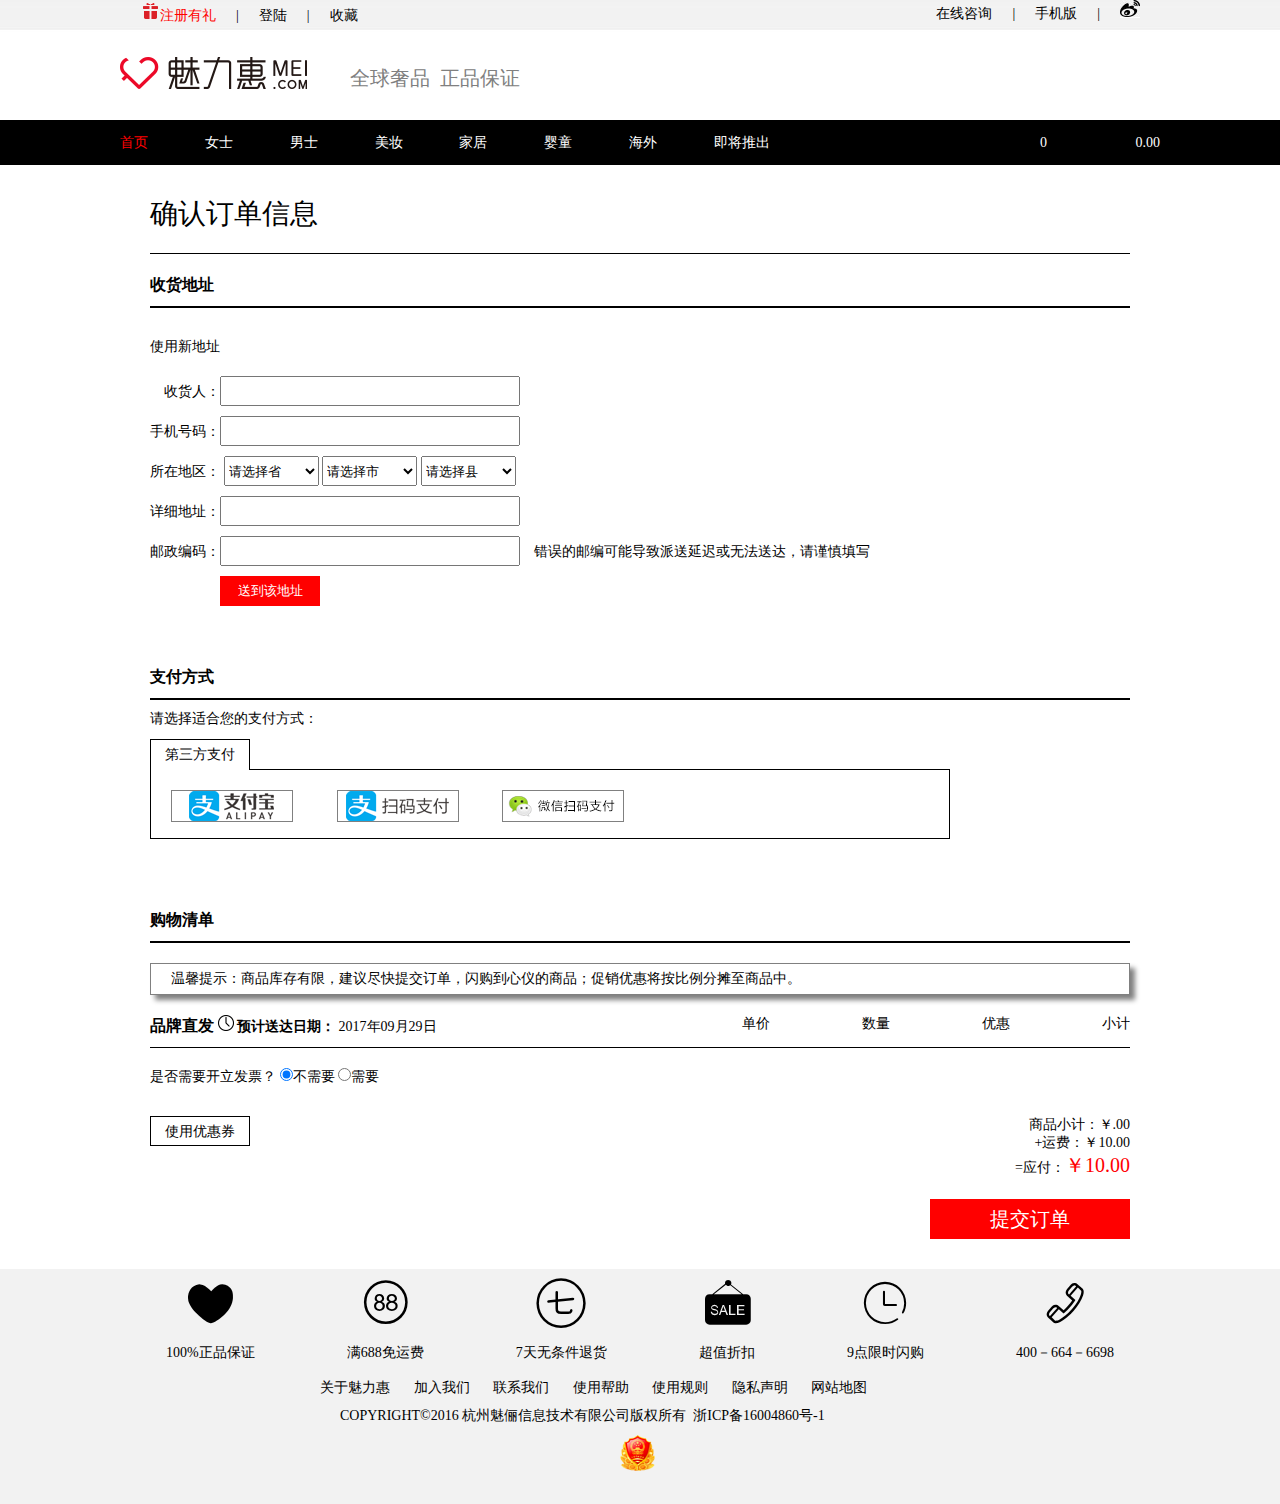
<file: pay.html>
<!DOCTYPE html>
<html>
	<head>
		<meta charset="UTF-8">
		<title></title>
		<link rel="stylesheet" type="text/css" href="iconfont/iconfont.css" />
		<link rel="stylesheet" type="text/css" href="css/shouye.css" />
		<script src="js/jquery-1.11.1.min.js"></script>
		<link rel="stylesheet" type="text/css" href="css/public.css" />
		<link rel="stylesheet" type="text/css" href="css/pay.css" />
	</head>
	<body>
		<div id="header_wrap"></div>
		<div id="nav_wrap"></div>
		<div class="pay-top">
			<h1>确认订单信息</h1>
			<h3>收货地址</h3>
			<div class="add">
				<p style="margin-top: 30px; padding-bottom: 20px;">使用新地址</p>
				<p class="dizhi">&ensp;&ensp;收货人：<input type="text" class="name" /></p>
				<p class="dizhi">手机号码：<input type="text" class="phone" /></p>
				<p class="dizhi">所在地区：
					<select class="prov">
						<option>请选择省</option>
					</select>
					<select class="city">
						<option>请选择市</option>
					</select>
					<select class="country">
						<option>请选择县</option>
					</select>
				</p>
				<p class="dizhi">详细地址：<input type="text" class="add-xiang" /></p>
				<p class="dizhi">邮政编码：<input type="text" class="add-you" />&ensp;&ensp;错误的邮编可能导致派送延迟或无法送达，请谨慎填写</p>
				<p><input type="button" value="送到该地址"  class="pay-ti"/></p>
				<!--<div class="addres">
					<div class="add-top">
						<p>默认地址</p>
						<p><a>编辑</a><span>×</span></p>
					</div>
					<p><span class="add-name">李</span><span class="add-ph">123</span></p>
					<p><span class="add-prov">1</span><span class="add-city">2</span><span class="add-country">3</span><span class="add-add">4</span></p>
					<p class="add-num">111</p>
					<p style="text-align: right;"><input type="checkbox" checked /></p>
				</div>
				<span class="add-new">使用新地址</span>-->
			</div>
		</div>
		<div class="pay-center">
			<h3>支付方式</h3>
			<p>请选择适合您的支付方式：</p>
			<div class="pay-cb">
				<p class="pay-cbt">第三方支付</p>
				<div class="pay-cbb">
					<img src="images/zhifubao.gif"  />
					<img src="images/zhifubaosaoma.gif"  />
					<img src="images/weixinsaoma.gif"  />
				</div>
			</div>
		</div>
		<div class="pay-bottom">
			<h3>购物清单</h3>
			<div class="pay-bt">
				温馨提示：商品库存有限，建议尽快提交订单，闪购到心仪的商品；促销优惠将按比例分摊至商品中。
			</div>
			<div class="pay-pp">
				<p class="pay-ppl">
					<span class="pay-ppl1">品牌直发</span>
					<img src="images/icon_countdown.gif"  />
					<span class="pay-ppl2">预计送达日期：</span>
					2017年09月<span class="pay-date">14</span>日
				</p>
				<p>单价</p>
				<p>数量</p>
				<p>优惠</p>
				<p>小计</p>
			</div>
			<div class="pay-s">
				<!--<div class="pay-shop">
					<div class="pay-shopl">
						<img src="images/shop01.jpg" style="width: 60px; height: 80px;" />
						<div class="pay-shoplr">
							<p style="font-weight: bold;">LA CHANSON</p>
							<p class="pay-shopn">红色洛丽塔暖光永生花景观瓶</p>
							<p class="pay-shopc">红色</p>
						</div>
					</div>
					<p class="pay-shopd">单价</p>
					<p class="pay-shops">数量</p>
					<p class="pay-shopy">优惠</p>
					<p class="pay-shopx">小计</p>
				</div>-->
			</div>
			<div class="pay-bb">
				<p>是否需要开立发票？
					<input type="radio" name="fa" checked />不需要
					<input type="radio" name="fa" />需要
				</p>
				<div class="pay-bbb">
					<p><a href="#" class="pay-you">使用优惠券</a></p>
					<div style="text-align: right;">
						商品小计：￥<span class="pay-num">399</span>.00<br />
						+运费：￥<span class="pay-yun">10</span>.00<br />
						=应付：<span class="pay-sum">￥409.00</span><br />
						<span class="pay-btn">提交订单</span>
					</div>
				</div>
			</div>
		</div>
		<div id="footer_wrap"></div>
	</body>
</html>
<script src="js/cookie.js"></script>
<script src="js/shouye.js"></script>
<script src="js/pay.js"></script>
</file>
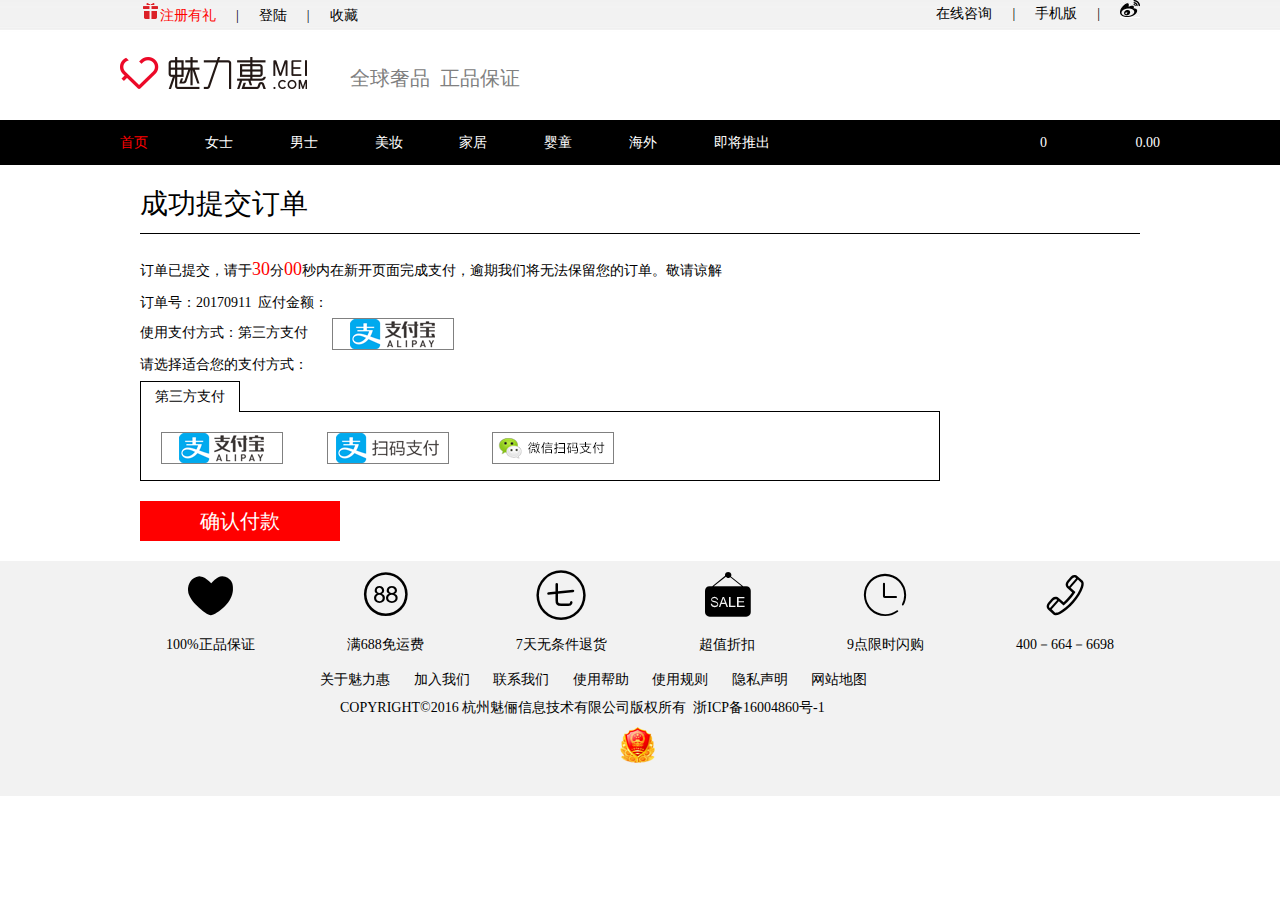
<file: payment.html>
<!DOCTYPE html>
<html>
	<head>
		<meta charset="UTF-8">
		<title></title>
		<link rel="stylesheet" type="text/css" href="iconfont/iconfont.css" />
		<link rel="stylesheet" type="text/css" href="css/shouye.css" />
		<script src="js/jquery-1.11.1.min.js"></script>
		<link rel="stylesheet" type="text/css" href="css/public.css" />
		<link rel="stylesheet" type="text/css" href="css/payment.css" />
	</head>
	<body>
		<div id="header_wrap"></div>
		<div id="nav_wrap"></div>
		<div class="paym">
			<h1>成功提交订单</h1>
			<p>订单已提交，请于<span class="minute">30</span>分<span class="second">00</span>秒内在新开页面完成支付，逾期我们将无法保留您的订单。敬请谅解</p>
			<p>订单号：20170911&ensp;应付金额：<span class="money">￥409.00</span></p>
			<p>使用支付方式：第三方支付
				<img src="images/zhifubao.gif" class="paym-p" />
			</p>
			<p>请选择适合您的支付方式：</p>
			<p class="paym-di">第三方支付</p>
			<div class="paym-choose">
				<img src="images/zhifubao.gif" class="paym-n" />
				<img src="images/zhifubaosaoma.gif" class="paym-n" />
				<img src="images/weixinsaoma.gif" class="paym-n" />
			</div>
			<p class="paym-btn">确认付款</p>
		</div>
		<div id="footer_wrap"></div>
	</body>
</html>
<script src="js/cookie.js"></script>
<script src="js/shouye.js"></script>
<script src="js/payment.js"></script>
</file>
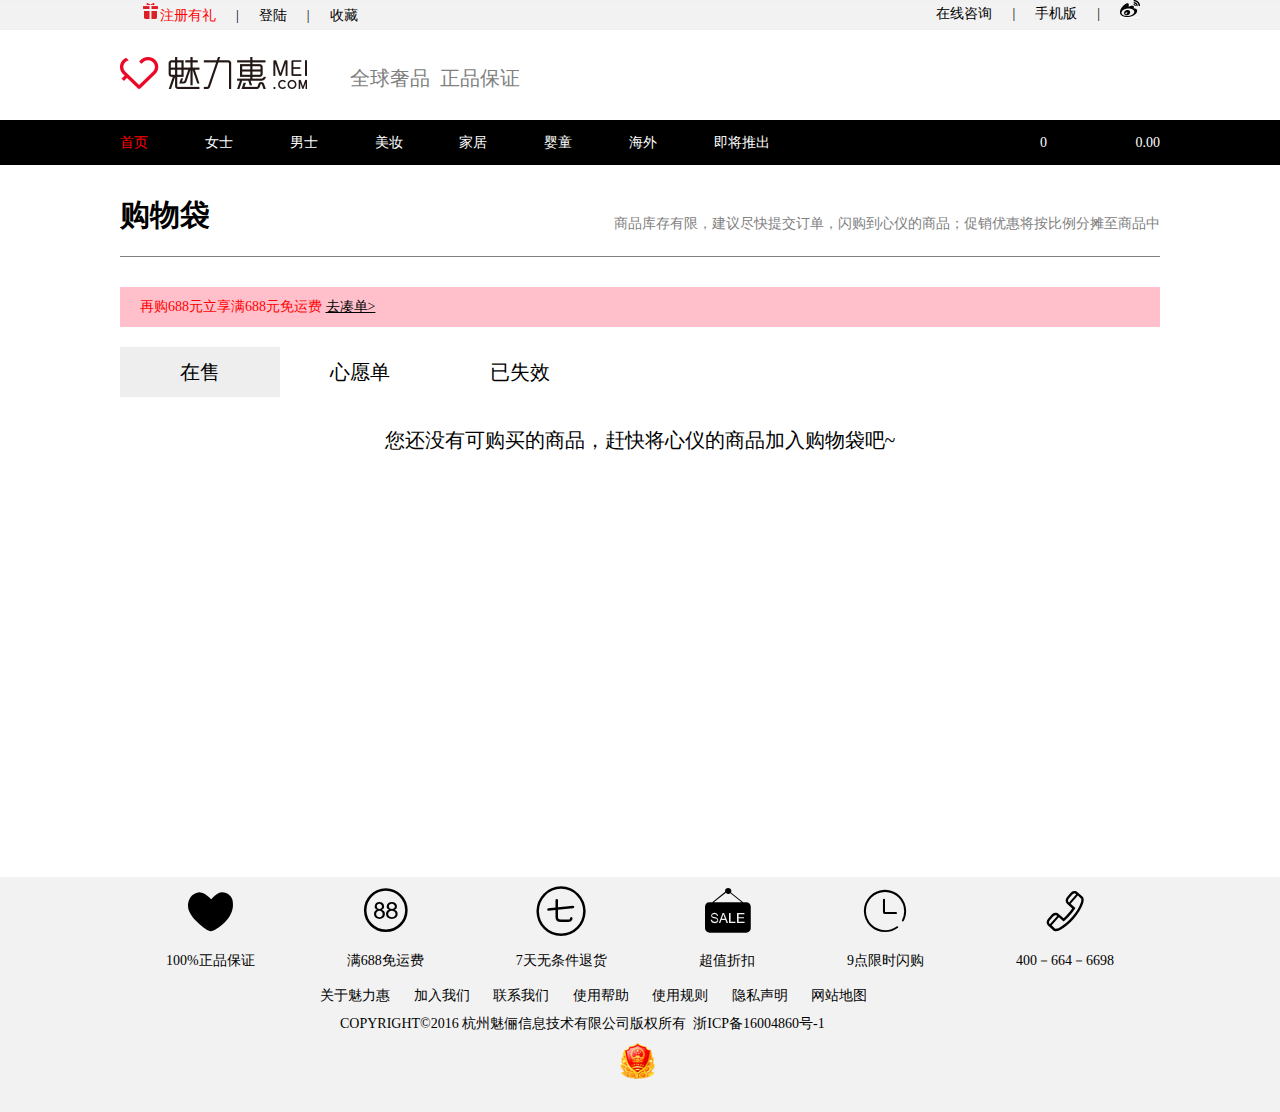
<file: shopcar.html>
<!DOCTYPE html>
<html>
	<head>
		<meta charset="UTF-8">
		<title></title>
		<link rel="stylesheet" type="text/css" href="iconfont/iconfont.css" />
		<link rel="stylesheet" type="text/css" href="css/shouye.css" />
		<script src="js/jquery-1.11.1.min.js"></script>
		<link rel="stylesheet" type="text/css" href="css/public.css" />
		<link rel="stylesheet" type="text/css" href="css/shopcar.css" />
	</head>
	<body>
		<div id="header_wrap"></div>
		<div id="nav_wrap"></div>
		<div class="car">
			<div class="car-top">
				<p class="car-topl">购物袋</p>
				<p class="car-topr">商品库存有限，建议尽快提交订单，闪购到心仪的商品；促销优惠将按比例分摊至商品中</p>
			</div>
			<div class="car-cen">
				<p class="car-cc">再购<span class="car-ccs">688</span>元立享满688元免运费	<a href="list.html" style="text-decoration: underline;">去凑单&gt;</a></p>
			</div>
			<div class="car-bottom">
				<ul class="car-bt">
					<li class="car-on">在售</li>
					<li>心愿单</li>
					<li>已失效</li>
				</ul>
				<div class="car-box">
					<div class="car-bb" style="display: block;">
						<p class="car-bbp">您还没有可购买的商品，赶快将心仪的商品加入购物袋吧~</p>
						<!--<div class="car-bbt">
							<p>
								<input type="checkbox" name="qx"  />&ensp;&ensp;全选
							</p>
							<p style="width: 200px;">商品信息</p>
							<p>单价</p>
							<p>数量</p>
							<p>优惠</p>
							<p>小计</p>
							<p>操作</p>
						</div>
						<div  class="car-bbtb">
							<input type="checkbox" name="pp"  />&ensp;&ensp;品牌直发
						</div>
						<div class="car-bbc">
							<p class="car-bbc1">
								<input type="checkbox" name="x"  />&ensp;&ensp;
								<img src="images/shop01.jpg" style="width: 75px; height: 100px; border: 1px gray solid;" />
							</p>
							<p style="width: 200px;">商品信息</p>
							<p>￥<span class="car-pr">399</span></p>
							<p class="car-num">
								<input type="button" value="-" class="car-jian"/>
								<input type="text" value="1" class="car-number"/>
								<input type="button" value="+" class="car-jia"/>
							</p>
							<p>￥<span class="car-you">0.00</span></p>
							<p>￥<span class="car-pr">399</span></p>
							<p><input type="button" value="删除" /></p>
						</div>
						<div class="car-bbcb">
							<p class="car-bbcbl">
								<input type="checkbox" name="qx"  />&ensp;&ensp;全选
								已选<span class="car-bbnum">0</span>件
								<input type="button" value="删除" class="car-bbshan" />
							</p>
							<p class="car-bbcbr">
								总价：（不含运费）：<span class="car-bbnum">￥<span class="car-price">0.00</span></span>
								<input type="button" value="结算" class="car-bbjie" />
							</p>
						</div>-->
					</div>
					<div class="car-bb">
						<p class="car-bbp">即将上新的商品可以加入心愿单啦！抢购快人一步，赶快行动吧~</p>
					</div>
					<div class="car-bb">
						<p class="car-bbp">活动结束的商品会显示在此</p>
					</div>
				</div>
			</div>
		</div>
		<div id="footer_wrap"></div>
	</body>
</html>
<script src="js/cookie.js"></script>
<script src="js/shouye.js"></script>
<script src="js/shopcar.js"></script>
</file>
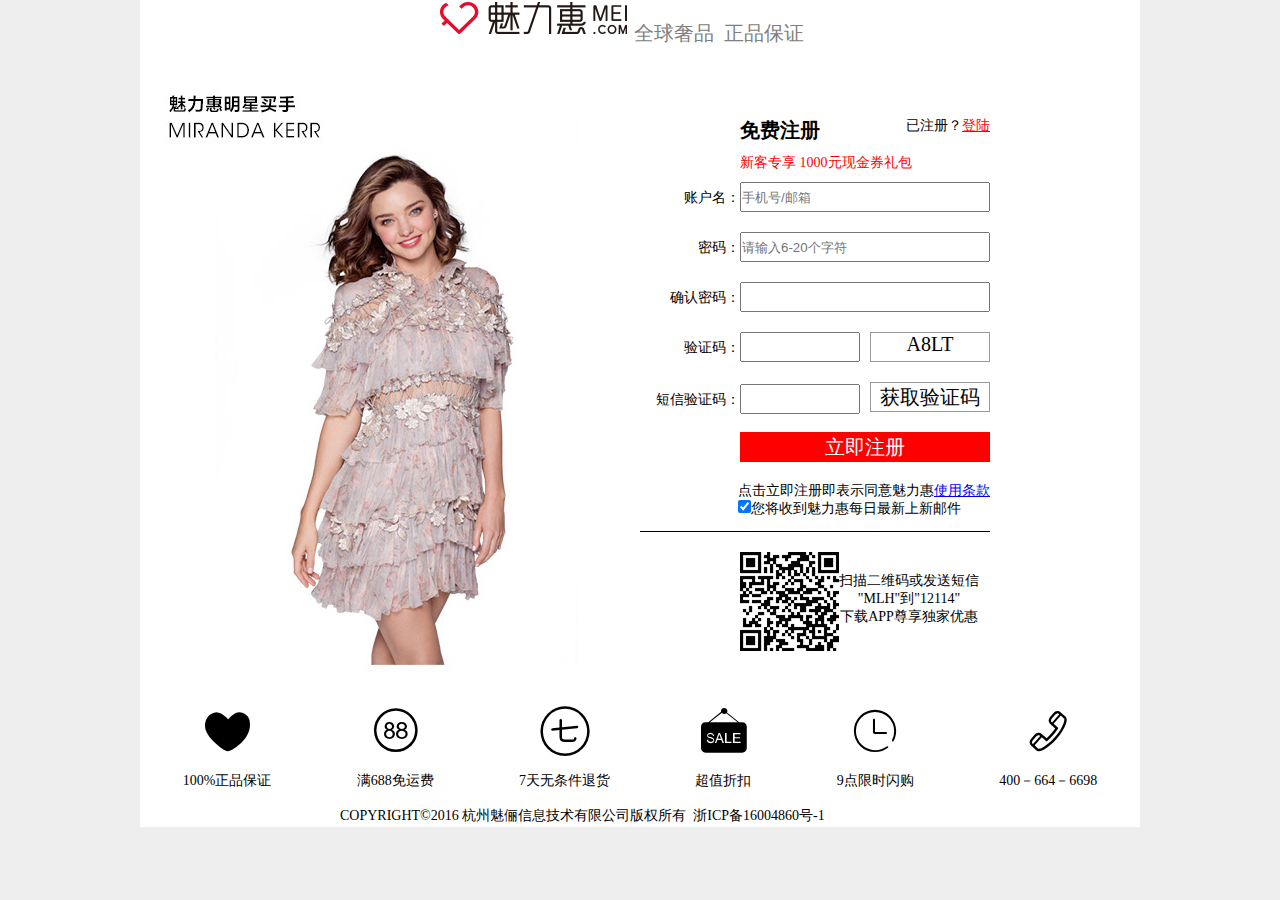
<file: sign.html>
<!DOCTYPE html>
<html>
	<head>
		<meta charset="UTF-8">
		<title></title>
		<link rel="stylesheet" type="text/css" href="css/sign.css">
		<link rel="stylesheet" type="text/css" href="iconfont/iconfont.css" />
	</head>
	<body>
		<div class="logn-wrap">
			<div class="login-container">
				<div class="login-logo">
					<a href="index.html"><img src="images/logo.jpg"/></a>
					<span class="loginlo">全球奢品&nbsp;&nbsp;正品保证</span>
				</div>
				<div class="login-content">
					<div class="login-main">
						<div class="hydl-regsiter">
							<span class="hydl-l">免费注册</span>
							<span class="hydl-r">已注册？<a href="login.html">登陆</a></span>
						</div>
						<div class="newPeople">
							新客专享 1000元现金券礼包
						</div>
						<div class="hydl-login">
							<p>账户名：<input type="text" id="uname" style="height: 30px;width: 250px;" placeholder="手机号/邮箱"/><br/>&ensp;&ensp;&ensp;&ensp;&ensp;&ensp;&ensp;&ensp;<span id="login-s1"></span></p>
							<p style="top:50px">密码：<input type="password" id="upwd" style="height: 30px;width: 250px;" placeholder="请输入6-20个字符" /><br/>&ensp;&ensp;&ensp;&ensp;&ensp;&ensp;<span id="login-s2"></span></p>
							<p style="top:100px">确认密码：<input type="password" id="qpwd" style="height: 30px;width: 250px;" /><br/>&ensp;&ensp;&ensp;&ensp;&ensp;&ensp;&ensp;&ensp;&ensp;&ensp;<span id="login-s3"></span></p>
							<p style="top:150px; height: 49px; width: 306px;">验证码：<input type="text" id="sign-yan" style="height: 30px;width: 120px;" /><span id="sign-yan1" style="height: 30px;width: 120px; margin-left: 10px;"></span><br/>&ensp;&ensp;&ensp;&ensp;&ensp;&ensp;&ensp;&ensp;<span id="login-s4"></span></p>
							<p style="top:200px">短信验证码：<input type="text" id="sign-yan2" style="height: 30px;width: 120px;" /><input type="button" id="yan-btn" value="获取验证码" style="height: 30px;width: 120px; margin-left: 10px;" /><br/>&ensp;&ensp;&ensp;&ensp;&ensp;&ensp;&ensp;&ensp;&ensp;&ensp;&ensp;&ensp;<span id="login-s5"></span></p>
							<p style="top:250px"><input type="button" id="sign-btn" value="立即注册" style="height: 30px;width: 250px;"/></p>
							<p style="top:300px">
								<span>点击立即注册即表示同意魅力惠<a href="#">使用条款</a></span><br>
								<span><input type="checkbox" checked/>您将收到魅力惠每日最新上新邮件</span>
							</p>
						</div>
						<div class="login-er">
							<img src="images/sign-erweima.jpg" class="login-erl" />
							<div class="login-err">
								<p>扫描二维码或发送短信</p>
								<p>"MLH"到"12114"</p>
								<p>下载APP尊享独家优惠</p>
							</div>
						</div>
					</div>
				</div>
				<div class="footer_advantage">
				    <ul class="footer_advantage_u">
				        <li><i class="iconfont">&#x3449;</i><a class="a1" href="#">100%正品保证</a></li>
				        <li><i class="iconfont">&#x3487;</i><a class="a2" href="#">满688免运费</a></li>
				        <li><i class="iconfont">&#x3467;</i><a class="a3" href="#">7天无条件退货</a></li>
				        <li><i class="iconfont">&#x3477;</i><a class="a4" href="#">超值折扣</a></li>
				        <li><i class="iconfont">&#xf00f9;</i><a class="a5" href="#">9点限时闪购</a></li>
				        <li class="footer_advantage_right"><i class="iconfont">&#xf012b;</i><a class="a6" href="#">400－664－6698</a></li>
				    </ul>
				    
				    <p class="footer_copyright">
				        <span>COPYRIGHT©2016  杭州魅俪信息技术有限公司版权所有</span>&nbsp;&nbsp;浙ICP备16004860号-1
				    </p>
				    
				</div>
			</div>
		</div>
	</body>
</html>
<script src="js/jquery-1.11.1.min.js"></script>
<script src="js/sign.js"></script>
<script src="js/cookie.js"></script>
</file>
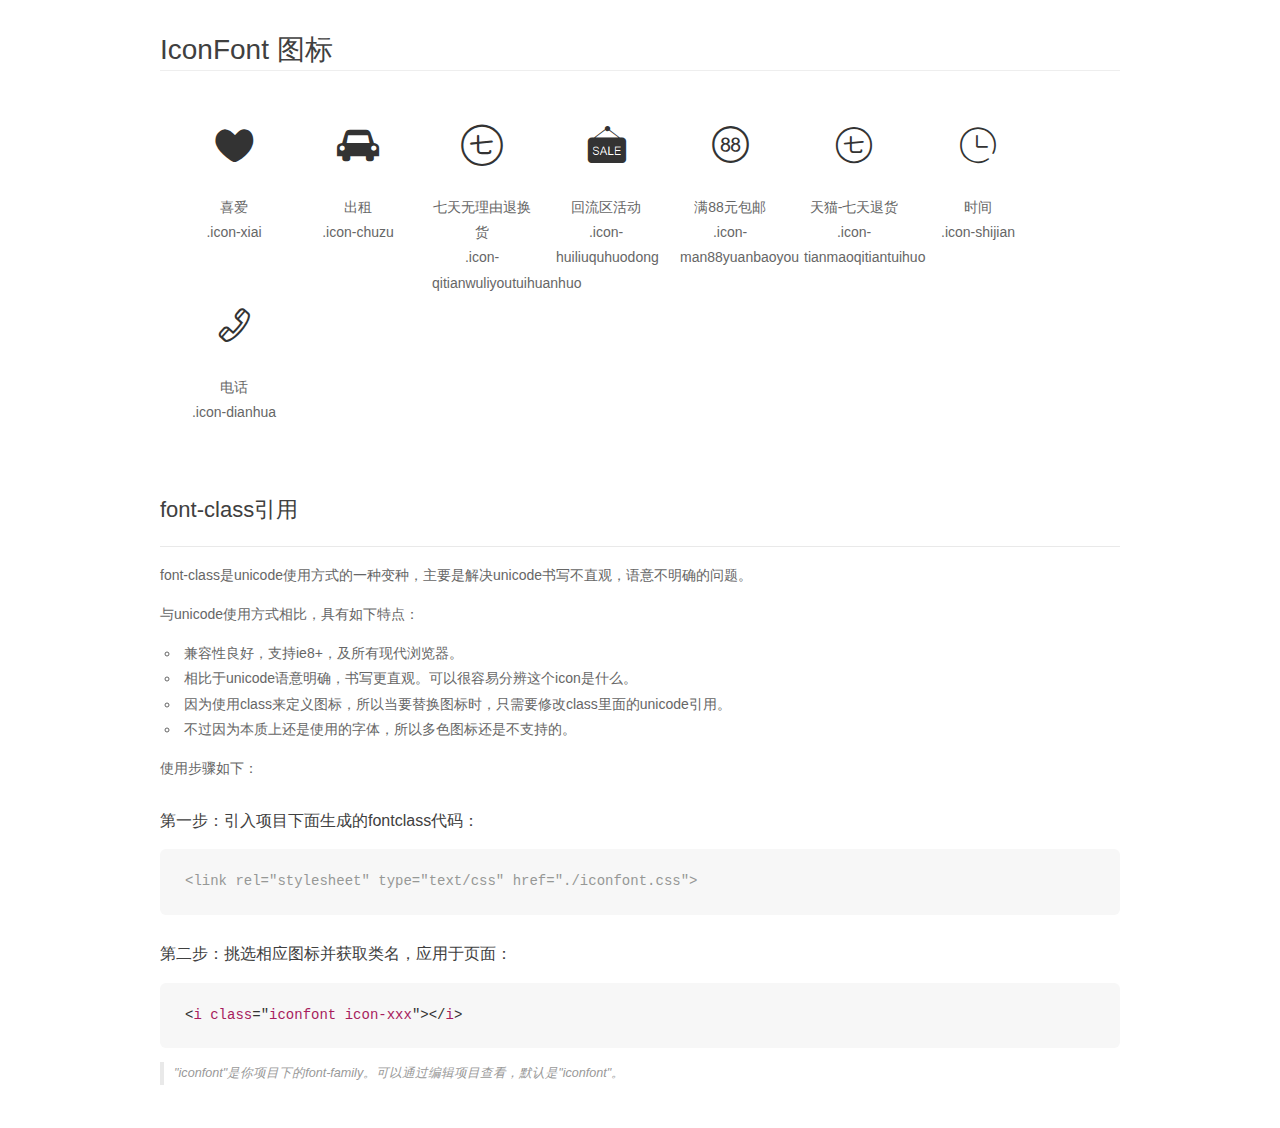
<file: iconfont/demo_fontclass.html>
<!DOCTYPE html>
<html>
<head>
    <meta charset="utf-8"/>
    <title>IconFont</title>
    <link rel="stylesheet" href="demo.css">
    <link rel="stylesheet" href="iconfont.css">
</head>
<body>
    <div class="main markdown">
        <h1>IconFont 图标</h1>
        <ul class="icon_lists clear">
            
                <li>
                <i class="icon iconfont icon-xiai"></i>
                    <div class="name">喜爱</div>
                    <div class="fontclass">.icon-xiai</div>
                </li>
            
                <li>
                <i class="icon iconfont icon-chuzu"></i>
                    <div class="name">出租</div>
                    <div class="fontclass">.icon-chuzu</div>
                </li>
            
                <li>
                <i class="icon iconfont icon-qitianwuliyoutuihuanhuo"></i>
                    <div class="name">七天无理由退换货</div>
                    <div class="fontclass">.icon-qitianwuliyoutuihuanhuo</div>
                </li>
            
                <li>
                <i class="icon iconfont icon-huiliuquhuodong"></i>
                    <div class="name">回流区活动</div>
                    <div class="fontclass">.icon-huiliuquhuodong</div>
                </li>
            
                <li>
                <i class="icon iconfont icon-man88yuanbaoyou"></i>
                    <div class="name">满88元包邮</div>
                    <div class="fontclass">.icon-man88yuanbaoyou</div>
                </li>
            
                <li>
                <i class="icon iconfont icon-tianmaoqitiantuihuo"></i>
                    <div class="name">天猫-七天退货</div>
                    <div class="fontclass">.icon-tianmaoqitiantuihuo</div>
                </li>
            
                <li>
                <i class="icon iconfont icon-shijian"></i>
                    <div class="name">时间</div>
                    <div class="fontclass">.icon-shijian</div>
                </li>
            
                <li>
                <i class="icon iconfont icon-dianhua"></i>
                    <div class="name">电话</div>
                    <div class="fontclass">.icon-dianhua</div>
                </li>
            
        </ul>

        <h2 id="font-class-">font-class引用</h2>
        <hr>

        <p>font-class是unicode使用方式的一种变种，主要是解决unicode书写不直观，语意不明确的问题。</p>
        <p>与unicode使用方式相比，具有如下特点：</p>
        <ul>
        <li>兼容性良好，支持ie8+，及所有现代浏览器。</li>
        <li>相比于unicode语意明确，书写更直观。可以很容易分辨这个icon是什么。</li>
        <li>因为使用class来定义图标，所以当要替换图标时，只需要修改class里面的unicode引用。</li>
        <li>不过因为本质上还是使用的字体，所以多色图标还是不支持的。</li>
        </ul>
        <p>使用步骤如下：</p>
        <h3 id="-fontclass-">第一步：引入项目下面生成的fontclass代码：</h3>


        <pre><code class="lang-js hljs javascript"><span class="hljs-comment">&lt;link rel="stylesheet" type="text/css" href="./iconfont.css"&gt;</span></code></pre>
        <h3 id="-">第二步：挑选相应图标并获取类名，应用于页面：</h3>
        <pre><code class="lang-css hljs">&lt;<span class="hljs-selector-tag">i</span> <span class="hljs-selector-tag">class</span>="<span class="hljs-selector-tag">iconfont</span> <span class="hljs-selector-tag">icon-xxx</span>"&gt;&lt;/<span class="hljs-selector-tag">i</span>&gt;</code></pre>
        <blockquote>
        <p>"iconfont"是你项目下的font-family。可以通过编辑项目查看，默认是"iconfont"。</p>
        </blockquote>
    </div>
</body>
</html>
</file>
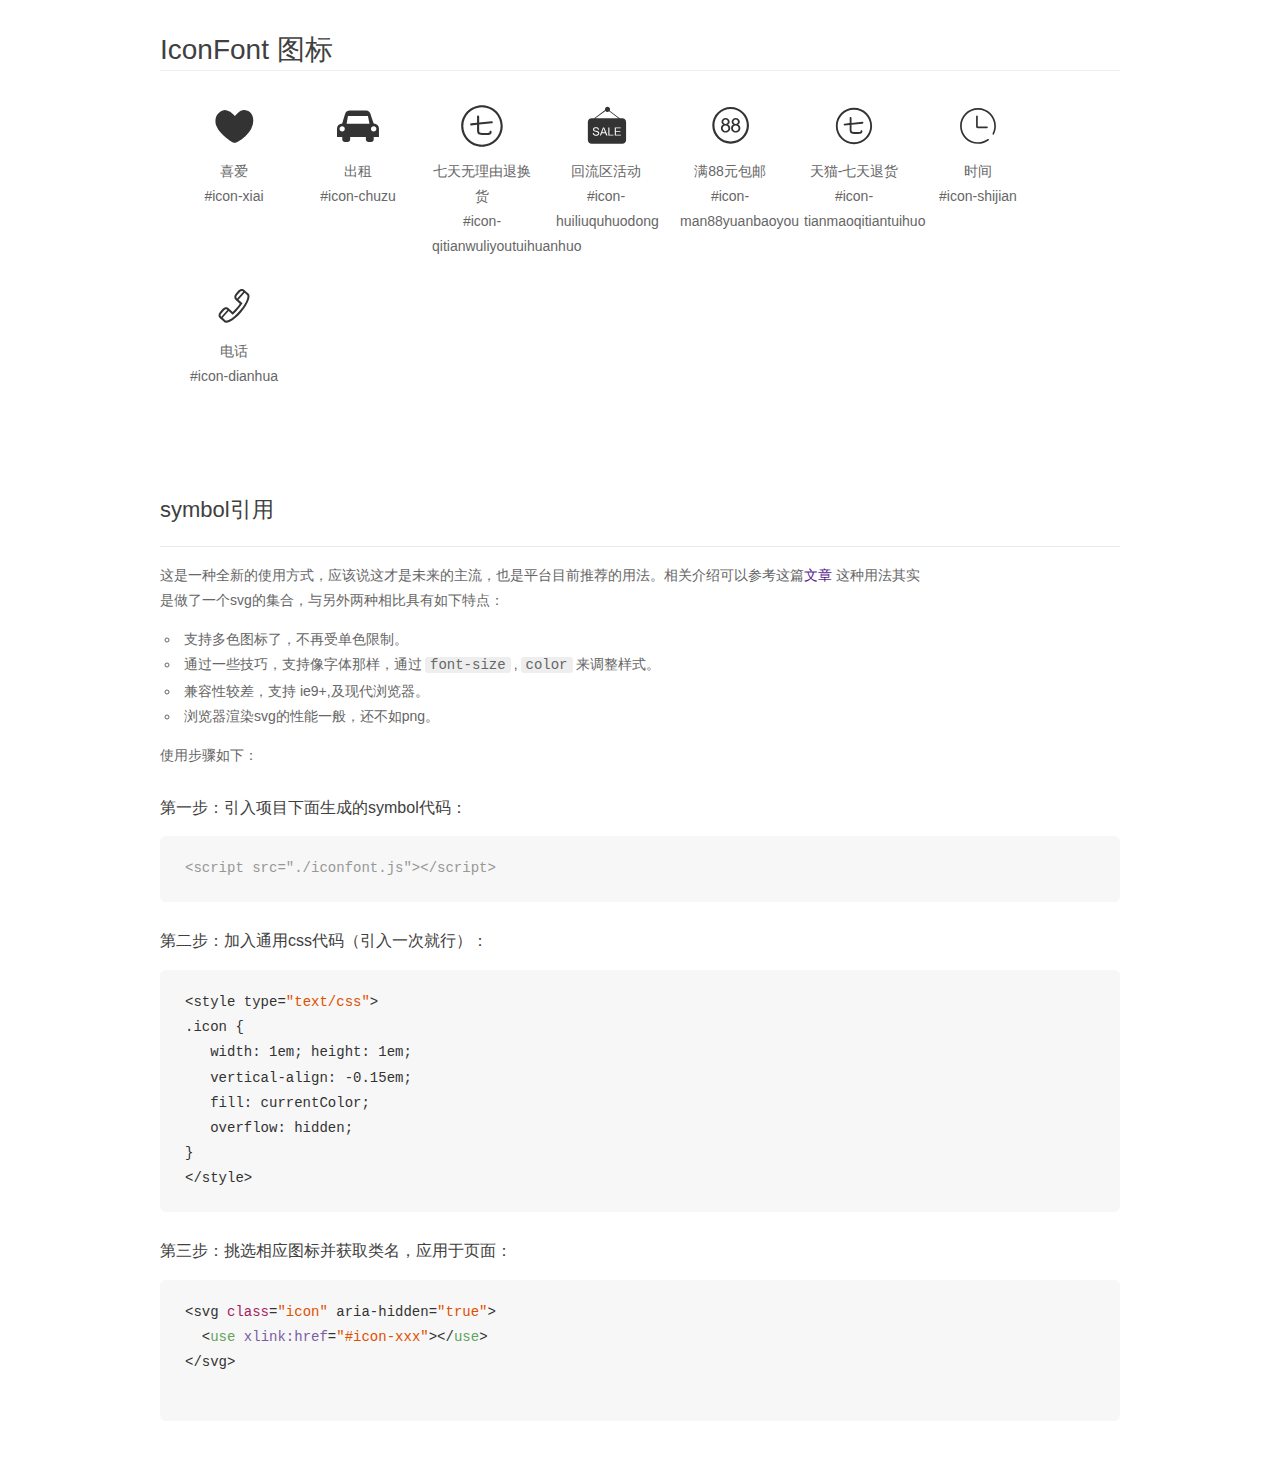
<file: iconfont/demo_symbol.html>
<!DOCTYPE html>
<html>
<head>
    <meta charset="utf-8"/>
    <title>IconFont</title>
    <link rel="stylesheet" href="demo.css">
    <script src="iconfont.js"></script>

    <style type="text/css">
        .icon {
          /* 通过设置 font-size 来改变图标大小 */
          width: 1em; height: 1em;
          /* 图标和文字相邻时，垂直对齐 */
          vertical-align: -0.15em;
          /* 通过设置 color 来改变 SVG 的颜色/fill */
          fill: currentColor;
          /* path 和 stroke 溢出 viewBox 部分在 IE 下会显示
             normalize.css 中也包含这行 */
          overflow: hidden;
        }

    </style>
</head>
<body>
    <div class="main markdown">
        <h1>IconFont 图标</h1>
        <ul class="icon_lists clear">
            
                <li>
                    <svg class="icon" aria-hidden="true">
                        <use xlink:href="#icon-xiai"></use>
                    </svg>
                    <div class="name">喜爱</div>
                    <div class="fontclass">#icon-xiai</div>
                </li>
            
                <li>
                    <svg class="icon" aria-hidden="true">
                        <use xlink:href="#icon-chuzu"></use>
                    </svg>
                    <div class="name">出租</div>
                    <div class="fontclass">#icon-chuzu</div>
                </li>
            
                <li>
                    <svg class="icon" aria-hidden="true">
                        <use xlink:href="#icon-qitianwuliyoutuihuanhuo"></use>
                    </svg>
                    <div class="name">七天无理由退换货</div>
                    <div class="fontclass">#icon-qitianwuliyoutuihuanhuo</div>
                </li>
            
                <li>
                    <svg class="icon" aria-hidden="true">
                        <use xlink:href="#icon-huiliuquhuodong"></use>
                    </svg>
                    <div class="name">回流区活动</div>
                    <div class="fontclass">#icon-huiliuquhuodong</div>
                </li>
            
                <li>
                    <svg class="icon" aria-hidden="true">
                        <use xlink:href="#icon-man88yuanbaoyou"></use>
                    </svg>
                    <div class="name">满88元包邮</div>
                    <div class="fontclass">#icon-man88yuanbaoyou</div>
                </li>
            
                <li>
                    <svg class="icon" aria-hidden="true">
                        <use xlink:href="#icon-tianmaoqitiantuihuo"></use>
                    </svg>
                    <div class="name">天猫-七天退货</div>
                    <div class="fontclass">#icon-tianmaoqitiantuihuo</div>
                </li>
            
                <li>
                    <svg class="icon" aria-hidden="true">
                        <use xlink:href="#icon-shijian"></use>
                    </svg>
                    <div class="name">时间</div>
                    <div class="fontclass">#icon-shijian</div>
                </li>
            
                <li>
                    <svg class="icon" aria-hidden="true">
                        <use xlink:href="#icon-dianhua"></use>
                    </svg>
                    <div class="name">电话</div>
                    <div class="fontclass">#icon-dianhua</div>
                </li>
            
        </ul>


        <h2 id="symbol-">symbol引用</h2>
        <hr>

        <p>这是一种全新的使用方式，应该说这才是未来的主流，也是平台目前推荐的用法。相关介绍可以参考这篇<a href="">文章</a>
        这种用法其实是做了一个svg的集合，与另外两种相比具有如下特点：</p>
        <ul>
          <li>支持多色图标了，不再受单色限制。</li>
          <li>通过一些技巧，支持像字体那样，通过<code>font-size</code>,<code>color</code>来调整样式。</li>
          <li>兼容性较差，支持 ie9+,及现代浏览器。</li>
          <li>浏览器渲染svg的性能一般，还不如png。</li>
        </ul>
        <p>使用步骤如下：</p>
        <h3 id="-symbol-">第一步：引入项目下面生成的symbol代码：</h3>
        <pre><code class="lang-js hljs javascript"><span class="hljs-comment">&lt;script src="./iconfont.js"&gt;&lt;/script&gt;</span></code></pre>
        <h3 id="-css-">第二步：加入通用css代码（引入一次就行）：</h3>
        <pre><code class="lang-js hljs javascript">&lt;style type=<span class="hljs-string">"text/css"</span>&gt;
.icon {
   width: <span class="hljs-number">1</span>em; height: <span class="hljs-number">1</span>em;
   vertical-align: <span class="hljs-number">-0.15</span>em;
   fill: currentColor;
   overflow: hidden;
}
&lt;<span class="hljs-regexp">/style&gt;</span></code></pre>
        <h3 id="-">第三步：挑选相应图标并获取类名，应用于页面：</h3>
        <pre><code class="lang-js hljs javascript">&lt;svg <span class="hljs-class"><span class="hljs-keyword">class</span></span>=<span class="hljs-string">"icon"</span> aria-hidden=<span class="hljs-string">"true"</span>&gt;<span class="xml"><span class="hljs-tag">
  &lt;<span class="hljs-name">use</span> <span class="hljs-attr">xlink:href</span>=<span class="hljs-string">"#icon-xxx"</span>&gt;</span><span class="hljs-tag">&lt;/<span class="hljs-name">use</span>&gt;</span>
</span>&lt;<span class="hljs-regexp">/svg&gt;
        </span></code></pre>
    </div>
</body>
</html>
</file>
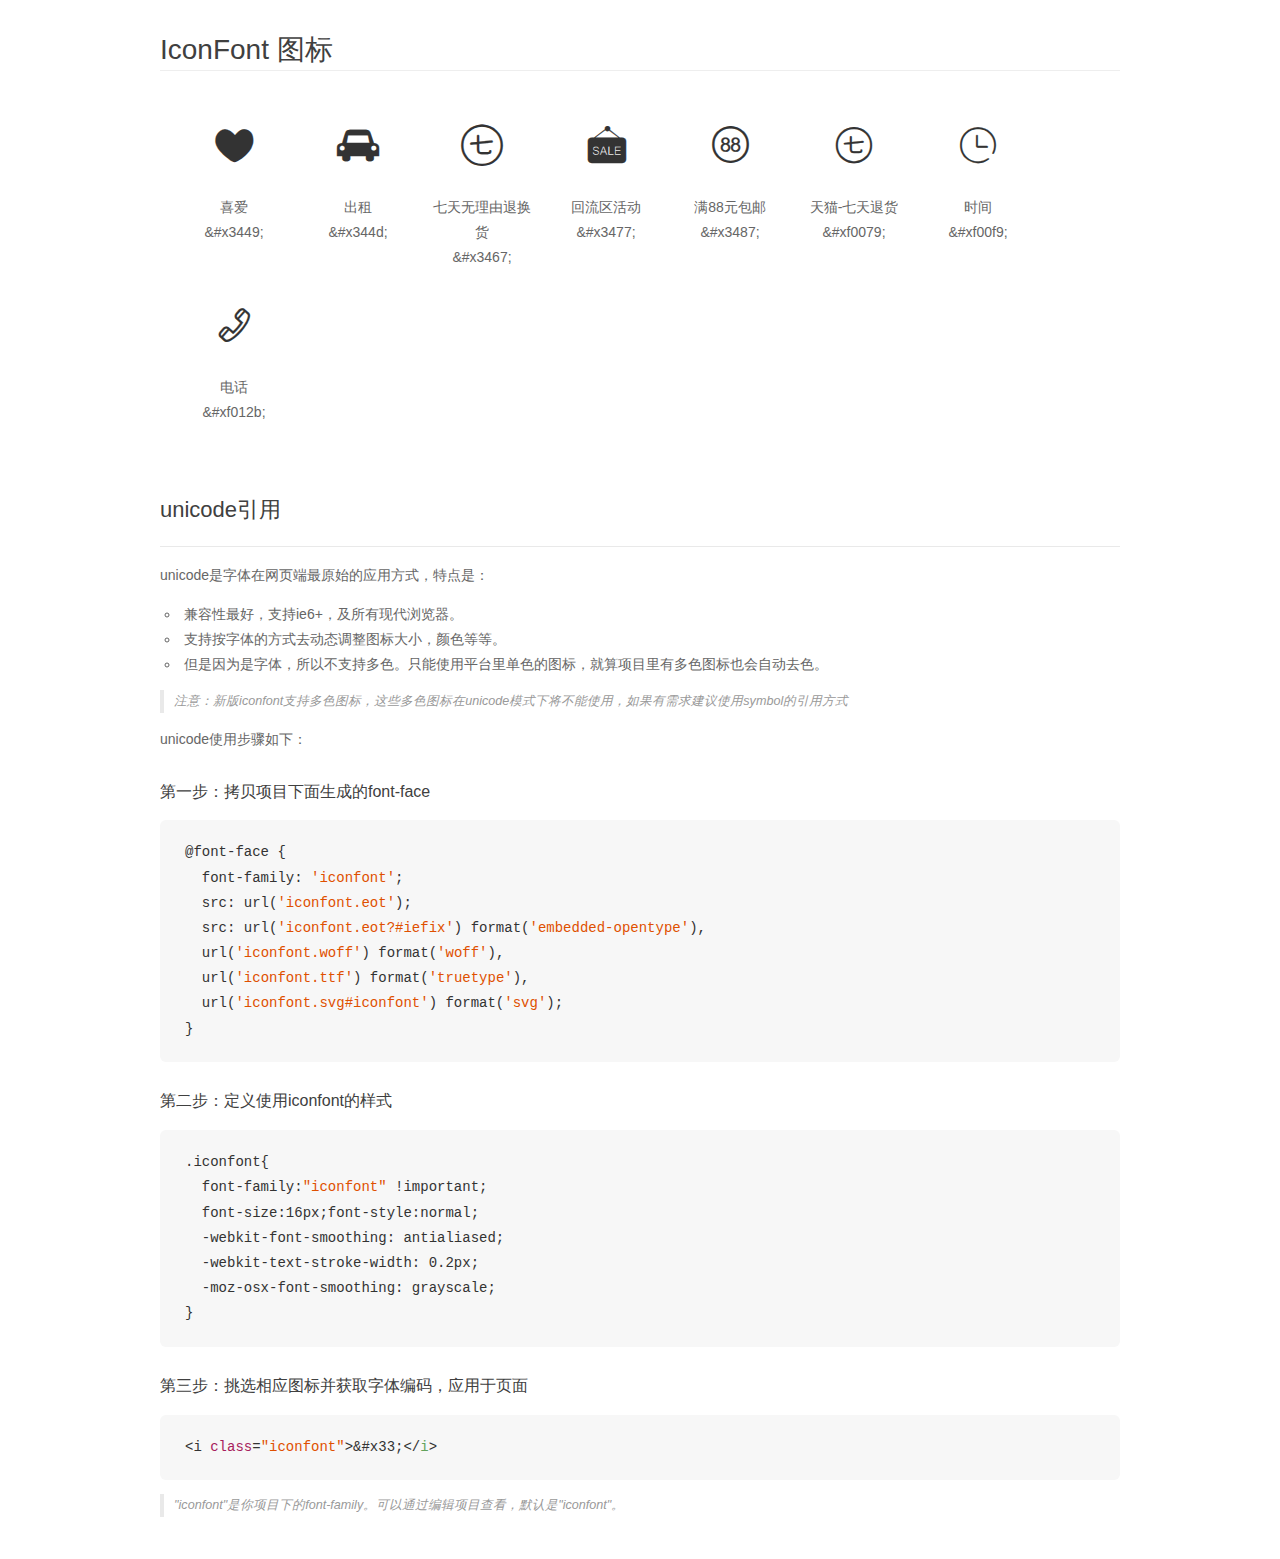
<file: iconfont/demo_unicode.html>
<!DOCTYPE html>
<html>
<head>
    <meta charset="utf-8"/>
    <title>IconFont</title>
    <link rel="stylesheet" href="demo.css">

    <style type="text/css">

        @font-face {font-family: "iconfont";
          src: url('iconfont.eot'); /* IE9*/
          src: url('iconfont.eot#iefix') format('embedded-opentype'), /* IE6-IE8 */
          url('iconfont.woff') format('woff'), /* chrome, firefox */
          url('iconfont.ttf') format('truetype'), /* chrome, firefox, opera, Safari, Android, iOS 4.2+*/
          url('iconfont.svg#iconfont') format('svg'); /* iOS 4.1- */
        }

        .iconfont {
          font-family:"iconfont" !important;
          font-size:16px;
          font-style:normal;
          -webkit-font-smoothing: antialiased;
          -webkit-text-stroke-width: 0.2px;
          -moz-osx-font-smoothing: grayscale;
        }

    </style>
</head>
<body>
    <div class="main markdown">
        <h1>IconFont 图标</h1>
        <ul class="icon_lists clear">
            
                <li>
                <i class="icon iconfont">&#x3449;</i>
                    <div class="name">喜爱</div>
                    <div class="code">&amp;#x3449;</div>
                </li>
            
                <li>
                <i class="icon iconfont">&#x344d;</i>
                    <div class="name">出租</div>
                    <div class="code">&amp;#x344d;</div>
                </li>
            
                <li>
                <i class="icon iconfont">&#x3467;</i>
                    <div class="name">七天无理由退换货</div>
                    <div class="code">&amp;#x3467;</div>
                </li>
            
                <li>
                <i class="icon iconfont">&#x3477;</i>
                    <div class="name">回流区活动</div>
                    <div class="code">&amp;#x3477;</div>
                </li>
            
                <li>
                <i class="icon iconfont">&#x3487;</i>
                    <div class="name">满88元包邮</div>
                    <div class="code">&amp;#x3487;</div>
                </li>
            
                <li>
                <i class="icon iconfont">&#xf0079;</i>
                    <div class="name">天猫-七天退货</div>
                    <div class="code">&amp;#xf0079;</div>
                </li>
            
                <li>
                <i class="icon iconfont">&#xf00f9;</i>
                    <div class="name">时间</div>
                    <div class="code">&amp;#xf00f9;</div>
                </li>
            
                <li>
                <i class="icon iconfont">&#xf012b;</i>
                    <div class="name">电话</div>
                    <div class="code">&amp;#xf012b;</div>
                </li>
            
        </ul>
        <h2 id="unicode-">unicode引用</h2>
        <hr>

        <p>unicode是字体在网页端最原始的应用方式，特点是：</p>
        <ul>
        <li>兼容性最好，支持ie6+，及所有现代浏览器。</li>
        <li>支持按字体的方式去动态调整图标大小，颜色等等。</li>
        <li>但是因为是字体，所以不支持多色。只能使用平台里单色的图标，就算项目里有多色图标也会自动去色。</li>
        </ul>
        <blockquote>
        <p>注意：新版iconfont支持多色图标，这些多色图标在unicode模式下将不能使用，如果有需求建议使用symbol的引用方式</p>
        </blockquote>
        <p>unicode使用步骤如下：</p>
        <h3 id="-font-face">第一步：拷贝项目下面生成的font-face</h3>
        <pre><code class="lang-js hljs javascript">@font-face {
  font-family: <span class="hljs-string">'iconfont'</span>;
  src: url(<span class="hljs-string">'iconfont.eot'</span>);
  src: url(<span class="hljs-string">'iconfont.eot?#iefix'</span>) format(<span class="hljs-string">'embedded-opentype'</span>),
  url(<span class="hljs-string">'iconfont.woff'</span>) format(<span class="hljs-string">'woff'</span>),
  url(<span class="hljs-string">'iconfont.ttf'</span>) format(<span class="hljs-string">'truetype'</span>),
  url(<span class="hljs-string">'iconfont.svg#iconfont'</span>) format(<span class="hljs-string">'svg'</span>);
}
</code></pre>
        <h3 id="-iconfont-">第二步：定义使用iconfont的样式</h3>
        <pre><code class="lang-js hljs javascript">.iconfont{
  font-family:<span class="hljs-string">"iconfont"</span> !important;
  font-size:<span class="hljs-number">16</span>px;font-style:normal;
  -webkit-font-smoothing: antialiased;
  -webkit-text-stroke-width: <span class="hljs-number">0.2</span>px;
  -moz-osx-font-smoothing: grayscale;
}
</code></pre>
        <h3 id="-">第三步：挑选相应图标并获取字体编码，应用于页面</h3>
        <pre><code class="lang-js hljs javascript">&lt;i <span class="hljs-class"><span class="hljs-keyword">class</span></span>=<span class="hljs-string">"iconfont"</span>&gt;&amp;#x33;<span class="xml"><span class="hljs-tag">&lt;/<span class="hljs-name">i</span>&gt;</span></span></code></pre>

        <blockquote>
        <p>"iconfont"是你项目下的font-family。可以通过编辑项目查看，默认是"iconfont"。</p>
        </blockquote>
    </div>


</body>
</html>
</file>
<file: iconfont/iconfont.css>
@font-face {font-family: "iconfont";
  src: url('iconfont.eot?t=1504271851555'); /* IE9*/
  src: url('iconfont.eot?t=1504271851555#iefix') format('embedded-opentype'), /* IE6-IE8 */
  url('[data-uri]') format('woff'),
  url('iconfont.ttf?t=1504271851555') format('truetype'), /* chrome, firefox, opera, Safari, Android, iOS 4.2+*/
  url('iconfont.svg?t=1504271851555#iconfont') format('svg'); /* iOS 4.1- */
}

.iconfont {
  font-family:"iconfont" !important;
  font-size:16px;
  font-style:normal;
  -webkit-font-smoothing: antialiased;
  -moz-osx-font-smoothing: grayscale;
}

.icon-xiai:before { content: "\3449"; }

.icon-chuzu:before { content: "\344d"; }

.icon-qitianwuliyoutuihuanhuo:before { content: "\3467"; }

.icon-huiliuquhuodong:before { content: "\3477"; }

.icon-man88yuanbaoyou:before { content: "\3487"; }

.icon-tianmaoqitiantuihuo:before { content: "\f0079"; }

.icon-shijian:before { content: "\f00f9"; }

.icon-dianhua:before { content: "\f012b"; }
</file>
<file: css/shouye.css>
/*大图*/
	#main #big{
		width: 100%;
		height: 524px;
		overflow: hidden;
		min-width: 960px;
	}
	/*主体*/
	.main_pic{
		width: 1040px;
		background: white;
		margin:0 auto;
		padding: 10px;
	}
	.jinri,.remai,.nvshi,.nanshi,.meizhuang,.jiaju,.yingtong,.haiwai{
		overflow: hidden;
	}
	.imp{
		float: left;
		margin: 10px;
	}
	.img-top-zi{
		height: 50px;
		font-size: 30px;
		margin: 10px;
	}
	.nvshi .ban,.nanshi .ban,.meizhuang .ban,.jiaju .ban,.yingtong .ban,.haiwai .ban{
		width:320px;
		height:484px;
		overflow: hidden;
	}
	.img-more{
		display: block;
		float: right;
	}
	.nanshi-ban{
		position: absolute;
		left:-320px;
	}
	.meizhuang-ban{
		position: absolute;
		left:-640px;
	}
	.jiaju-ban{
		position: absolute;
		left:-960px;
	}
	.yingtong-ban{
		position: absolute;
		left:-1280px;
	}
	.haiwai-ban{
		position: absolute;
		left:-1600px;
	}
</file>
<file: css/public.css>
* {
  margin: 0;
  padding: 0;
  box-sizing: border-box;
}
body {
  font-size: 14px;
  font-family: "微软雅黑";
  width: 100%;
  display: flex;
  flex-direction: column;
}
ul li {
  list-style: none;
}
a {
  text-decoration: none;
  color: black;
}
img {
  display: inline-block;
}
/*头部公共部分*/
.header {
  height: 120px;
  background: url(../images/header_bg.jpg) repeat-x;
}
.header .header_top {
  height: 30px;
  width: 1040px;
  margin: 0 auto;
  display: flex;
  justify-content: space-between;
}
.header_top_left .zhuce a,
.header_top a:hover {
  color: red;
}
.zhuce-a {
  cursor: pointer;
}
.header_top_left,
.header_top_right {
  display: flex;
  justify-content: space-around;
  align-items: baseline;
}
.header_top_left li,
.header_top_right li {
  margin: 0 20px;
}
.header_top_right {
  position: relative;
}
.header_top_right .er {
  display: none;
  position: absolute;
  top: 30px;
}
.header_bottom {
  width: 1040px;
  margin: 0 auto;
  padding-top: 25px;
}
.header_bottom a {
  display: block;
  height: 40px;
  width: 200px;
  float: left;
}
.header_bottom .lo {
  margin: 10px 30px ;
  font-size: 20px;
  color: gray;
  display: block;
  float: left;
}
/*nav公共部分*/
.nav {
  width: 100%;
  height: 45px;
  background: black;
}
.nav_c {
  width: 1040px;
  margin: 0 auto;
  display: flex;
  justify-content: space-between;
}
.nav_left {
  width: 650px;
  line-height: 45px;
  display: flex;
  justify-content: space-between;
  position: relative;
}
.nav_left li {
  position: relative;
}
.nav_right {
  width: 120px;
  line-height: 45px;
  display: flex;
  justify-content: space-between;
  position: relative;
}
.nav_c li a {
  color: white;
}
.nav_c li a:hover {
  color: red;
}
.nav_left .nav-on {
  color: red;
}
.nav-mo {
  width: 600px;
  height: 300px;
  background: #fff;
  overflow: hidden;
  padding: 10px;
  position: absolute;
  left: 0;
  z-index: 9;
  display: none;
}
.nav-mo ul li a {
  color: black;
}
.nav-mol,
.nav-mor {
  width: 280px;
  height: 280px;
  float: left;
  overflow: hidden;
}
.nav-mol {
  border-right: 1px black solid;
}
.nav-mor {
  margin-left: 10px;
}
.nav-molt,
.nav-mort {
  font-size: 16px;
  font-weight: bold;
  border-bottom: 1px black solid;
}
.nav-molb li,
.nav-morb li {
  line-height: 30px;
}
.nav-car {
  width: 300px;
  min-height: 200px;
  background: #fff;
  border: 1px black solid;
  position: absolute;
  right: 0;
  top: 45px;
  display: none;
}
.nav-car .nav-cp {
  width: 300px;
  text-align: center;
}
.nav-car .nav-cd {
  padding: 20px;
}
.nav-car .nav-cd .nav-cdt {
  overflow: hidden;
  padding: 20px 0;
  border-bottom: 1px black solid;
}
.nav-car .nav-cd .nav-cdt img {
  width: 60px;
  height: 80px;
  display: block;
  float: left;
  border: 1px black solid;
}
.nav-car .nav-cd .nav-cdt .nav-cdtr {
  float: left;
  line-height: 20px;
  padding-left: 10px;
  font-size: 12px;
}
.nav-car .nav-cd .nav-cdt .nav-cshan {
  display: block;
  cursor: pointer;
  text-align: right;
}
.nav-car .nav-cd .nav-cdt a:hover {
  color: red;
}
.nav-car .nav-cd .nav-cdc {
  text-align: right;
}
.nav-car .nav-cd .nav-cdd {
  width: 100px;
  margin: 0 auto;
}
.nav-car .nav-cd .nav-cdd .nav-carjie {
  width: 100px;
  height: 30px;
  background: red;
  color: white;
  border: none;
}
/*返回顶部公共部分*/
.returnTop {
  width: 100px;
  min-height: 200px;
  background: white;
  position: absolute;
  top: 400px;
  z-index: 999;
  right: 80px;
  text-align: center;
  border: 1px gray solid;
}
.returnTop .top {
  height: 50px;
  color: white;
  background: black;
  text-align: center;
}
.returnTop .top span {
  color: red;
  font-weight: bold;
}
.clickOn {
  display: none;
  height: 30px;
  text-align: center;
  line-height: 30px;
  border-top: 1px gray solid;
}
/*活动公共部分*/
.huodong {
  width: 1040px;
  margin: 10px auto;
  overflow: hidden;
  position: relative;
  padding: 10px;
}
.huo-u,
.huo-d {
  overflow: hidden;
}
.huo-d {
  display: none;
}
.huo-u {
  margin-left: 10px;
}
.huo-u li {
  float: left;
  height: 40px;
}
.huo-u li a {
  display: block;
  margin-top: 10px;
  width: 100px;
  text-align: center;
  border-left: 1px black solid;
}
.huo-u li a.last {
  border-right: 1px black solid;
}
.huo-dd-dil {
  height: 90px;
  float: left;
}
.huo-dd-dir {
  padding: 10px;
  width: 170px;
  height: 90px;
  float: left;
  background: #EEEEEE;
}
.huo-dd {
  width: 320px;
  height: 90px;
  overflow: hidden;
  position: relative;
  float: left;
  margin: 10px;
  border: 1px #808080 solid;
}
.huo-dd-di,
.huo-dd-zhe,
.huo-dd-zi {
  width: 320px;
  height: 90px;
  overflow: hidden;
  position: absolute;
  left: 0;
  top: 0;
}
.dir-b {
  font-size: 20px;
  color: red;
}
.huo-dd-zhe {
  opacity: 0.3;
  background: black;
  display: none;
}
.huo-dd-zi {
  display: none;
}
.huo-dd-ziz {
  width: 160px;
  height: 30px;
  margin: 30px auto;
  background: red;
}
.huo-dd-ziz li {
  float: left;
  width: 80px;
  line-height: 30px;
  text-align: center;
}
.huo-dd-ziz li a {
  color: white;
}
.huo-on {
  border-bottom: 3px black solid;
}
/*底部公共部分*/
.footer_advantage {
  height: 235px;
  background: #f2f2f2;
}
.footer_advantage_u {
  width: 1040px;
  height: 100px;
  margin: 0 auto;
  display: flex;
  justify-content: space-around;
}
.footer_advantage_u li {
  display: flex;
  flex-direction: column;
  justify-content: space-around;
  align-items: center;
}
.footer_advantage_u .iconfont {
  font-size: 50px;
}
.footer_advantage_u li:hover,
.footer_link a:hover {
  color: red;
}
.footer_link {
  width: 660px;
  margin: 10px auto;
}
.footer_link a {
  margin: 0 10px;
}
.footer_copyright {
  width: 600px;
  margin: 10px auto;
}
.footer_license {
  width: 40px;
  margin: 0 auto;
}
.imp {
  width: 320px;
  height: 232px;
  position: relative;
}
.img-t {
  width: 320px;
  height: 192px;
  position: relative;
  overflow: hidden;
}
.img-m {
  position: absolute;
}
.img-zhe {
  width: 320px;
  height: 192px;
  background: gray;
  opacity: .4;
  position: absolute;
  left: 0;
  top: 0;
  display: none;
}
.img-zi {
  width: 320px;
  height: 192px;
  text-align: center;
  line-height: 192px;
  color: white;
  position: absolute;
  left: 0;
  top: 0;
  display: none;
}
.img-b {
  width: 320px;
  height: 40px;
  line-height: 40px;
  background: #eee;
  display: flex;
  justify-content: space-between;
}
.b_l {
  width: 200px;
  margin-left: 10px;
  overflow: hidden;
  white-space: nowrap;
  text-overflow: ellipsis;
}
.b_r {
  width: 100px;
  margin-right: 10px;
  text-align: right;
  color: red;
}
</file>
<file: css/account.css>
.account {
  width: 1040px;
  margin: 0 auto;
  padding: 20px;
}
.account h1 {
  font-weight: normal;
  border-bottom: 1px black solid;
  padding-bottom: 10px;
}
.account .acc-left {
  width: 200px;
  float: left;
}
.account .acc-left li {
  height: 50px;
  line-height: 50px;
  margin-left: 30px;
  cursor: pointer;
}
.account .acc-on {
  list-style: disc;
  color: red;
}
.account .acc-right {
  width: 800px;
  display: none;
  float: left;
  padding: 20px;
}
.account h2 {
  margin-bottom: 20px;
}
.account .acc-right1 {
  margin-left: 30px;
  float: left;
}
</file>
<file: css/sign.css>
*{
		margin: 0;
		padding: 0;
		box-sizing: border-box;
	}
	body{
		font-size: 14px;
  		font-family: "微软雅黑";
		width: 100%;
		background: #eee;
	}
	ul li{
		list-style: none;
	}
	.logn-wrap{
		width:100%;
		background: #eee;
	}
	.login-container{
		width: 1000px;
		height:827px;
		margin: 0 auto;
		position: relative;
		background: url(../images/sign.jpg) no-repeat;
	}
	.login-logo{
		width:400px;
		margin: 0 auto;
	}
	.loginlo{
		font-size: 20px;
		color: gray;
	}
	.login-content{
		width: 1000px;
		height: 650px;
		position: relative;
	}
	.login-main{
		width:350px;
		height: 450px;
		position: absolute;
		right:150px;
		padding-top: 50px;
	}
	.hydl-regsiter{
		width: 250px;
		margin:20px 0 10px 100px;
		display: flex;
		justify-content: space-between;
	}
	.hydl-l{
		font-size: 20px;
		font-weight: bold;
	}
	.hydl-r a{
		color: red;
	}
	.newPeople{
		color:red;
		margin:10px 0 10px 100px;
	}
	.hydl-login{
		width:350px;
		height: 350px;
		position: relative;
		border-bottom: 1px black solid;
	}
	.hydl-login p{
		position: absolute;
		right: 0;
	}
	.hydl-login-auto{
		width:250px;
		display: flex;
		justify-content: space-between;
	}
	.hydl-login-auto a{
		color:black;
	}
	#login-s1,#login-s2,#login-s3,#login-s4,#login-s5{
		color:red;
	}
	#sign-yan1{
		display: block;
		border: 1px #999 solid;
		float: right;
		font-size: 20px;
		text-align: center;
		cursor:pointer;
	}
	#yan-btn{
		background: white;
		border:1px #999 solid;
		font-size: 20px;
	}
	#sign-btn{
		color: white;
		background: red;
		border:none;
		font-size: 20px;
	}
	.login-er{
		margin:20px 0 0 100px ;
		overflow: hidden;
	}
	.login-erl,.login-err{
		float: left;
	}
	.login-err{
		margin-top: 20px;
	}
	.login-err p{
		text-align: center;
		color: black;
	}
	.footer_advantage {
	    height: 140px;
	}
	.footer_advantage_u {
	  	width: 1000px;
	  	height: 100px;
	  	margin: 0 auto;
	  	display: flex;
	  	justify-content: space-around;
	}
	.footer_advantage_u li {
	  	display: flex;
	  	flex-direction: column;
	  	justify-content: space-around;
	  	align-items: center;
	}
	.footer_advantage_u .iconfont {
	 	font-size: 50px;
	}
	.footer_advantage_u li:hover,
	.footer_link a:hover {
	  	color: red;
	}
	.footer_advantage_u li a{
		color: black;
		text-decoration: none;
	}
	.footer_copyright {
  	    width: 600px;
        margin: 10px auto;
	}
</file>
<file: css/pay.css>
.pay-top {
  width: 1040px;
  margin: 0 auto;
  padding: 30px;
}
.pay-top h1 {
  padding-bottom: 20px;
  border-bottom: 1px black solid;
  font-weight: normal;
}
.pay-top h3 {
  margin-top: 20px;
  border-bottom: 2px black solid;
  padding-bottom: 10px;
}
.pay-top .dizhi {
  padding-bottom: 10px;
}
.pay-top .dizhi input {
  width: 300px;
  height: 30px;
}
.pay-top .dizhi select {
  width: 95px;
  height: 30px;
}
.pay-top .pay-ti {
  width: 100px;
  height: 30px;
  background: red;
  border: none;
  color: white;
  margin-left: 70px;
}
.pay-top .addres {
  width: 300px;
  min-height: 100px;
  margin-top: 20px;
  padding: 10px;
  border: 1px gray solid;
  box-shadow: 5px 5px 5px #eee;
}
.pay-top .addres p {
  margin-top: 5px;
}
.pay-top .addres .add-top {
  display: flex;
  justify-content: space-between;
}
.pay-top .addres .add-top a {
  text-decoration: underline;
  cursor: pointer;
}
.pay-top .addres .add-top span {
  font-size: 20px;
  margin-left: 10px;
  cursor: pointer;
}
.pay-top .add-new {
  display: block;
  width: 150px;
  height: 40px;
  font-size: 20px;
  background: red;
  color: white;
  line-height: 40px;
  text-align: center;
  margin-top: 20px;
  cursor: pointer;
}
.pay-center {
  width: 1040px;
  margin: 0 auto;
  padding: 30px;
}
.pay-center h3 {
  border-bottom: 2px black solid;
  padding-bottom: 10px;
  margin-bottom: 10px;
}
.pay-center .pay-cb {
  margin: 10px 0;
}
.pay-center .pay-cbt {
  width: 100px;
  height: 31px;
  background: white;
  text-align: center;
  line-height: 30px;
  border: 1px black solid;
  border-bottom: none;
  position: relative;
  top: 1px;
  cursor: pointer;
}
.pay-center .pay-cbb {
  width: 800px;
  height: 70px;
  padding-top: 20px;
  border: 1px black solid;
}
.pay-center .pay-cbb img {
  border: 1px gray solid;
  margin: 0 20px;
  cursor: pointer;
}
.pay-bottom {
  width: 1040px;
  margin: 0 auto;
  padding: 30px;
}
.pay-bottom h3 {
  border-bottom: 2px black solid;
  padding-bottom: 10px;
  margin-bottom: 10px;
}
.pay-bottom .pay-bt {
  border: 1px gray solid;
  box-shadow: 5px 5px 5px gray;
  padding-left: 20px;
  line-height: 30px;
  margin: 20px 0;
}
.pay-bottom .pay-pp {
  display: flex;
  justify-content: space-between;
  padding-bottom: 10px;
  border-bottom: 1px black solid;
}
.pay-bottom .pay-pp .pay-ppl {
  width: 500px;
}
.pay-bottom .pay-pp .pay-ppl .pay-ppl1 {
  font-weight: bold;
  font-size: 16px;
}
.pay-bottom .pay-pp .pay-ppl .pay-ppl2 {
  font-weight: bold;
}
.pay-bottom .pay-shop {
  border-bottom: 1px gray solid;
  margin-top: 20px;
  padding-bottom: 20px;
  display: flex;
  justify-content: space-between;
  align-items: center;
}
.pay-bottom .pay-shop .pay-shopl {
  width: 500px;
  overflow: hidden;
}
.pay-bottom .pay-shop .pay-shopl img {
  display: block;
  float: left;
  border: 1px gray solid;
  margin-right: 10px;
}
.pay-bottom .pay-shop .pay-shopl .pay-shoplr {
  float: left;
}
.pay-bottom .pay-bb {
  margin-top: 20px;
}
.pay-bottom .pay-bbb {
  display: flex;
  justify-content: space-between;
  padding-top: 30px;
}
.pay-bottom .pay-bbb .pay-you {
  display: block;
  width: 100px;
  height: 30px;
  text-align: center;
  line-height: 30px;
  border: 1px black solid;
}
.pay-bottom .pay-bbb .pay-sum {
  color: red;
  font-size: 20px;
}
.pay-bottom .pay-bbb .pay-btn {
  display: block;
  width: 200px;
  height: 40px;
  font-size: 20px;
  background: red;
  color: white;
  border: none;
  text-align: center;
  line-height: 40px;
  margin-top: 20px;
  cursor: pointer;
}
</file>
<file: css/payment.css>
.paym {
  width: 1040px;
  margin: 0 auto;
  padding: 20px;
}
.paym h1 {
  font-weight: normal;
  border-bottom: 1px black solid;
  padding-bottom: 10px;
  margin-bottom: 20px;
}
.paym p {
  line-height: 30px;
}
.paym img {
  border: 1px gray solid;
  margin: 0 20px;
  cursor: pointer;
  vertical-align: middle;
}
.paym .minute,
.paym .second,
.paym .money {
  color: red;
  font-size: 18px;
}
.paym .paym-di {
  width: 100px;
  height: 31px;
  background: white;
  text-align: center;
  line-height: 30px;
  border: 1px black solid;
  border-bottom: none;
  position: relative;
  top: 1px;
  cursor: pointer;
}
.paym .paym-choose {
  width: 800px;
  height: 70px;
  padding-top: 20px;
  border: 1px black solid;
}
.paym .paym-btn {
  width: 200px;
  height: 40px;
  background: red;
  color: white;
  text-align: center;
  line-height: 40px;
  font-size: 20px;
  margin-top: 20px;
}
</file>
<file: css/shopcar.css>
.car {
  width: 1040px;
  margin: 0 auto;
  overflow: hidden;
}
.car .car-top {
  margin: 30px 0;
  display: flex;
  justify-content: space-between;
  border-bottom: 1px gray solid;
}
.car .car-top .car-topl {
  font-size: 30px;
  font-weight: bold;
  margin-bottom: 20px;
}
.car .car-top .car-topr {
  margin-top: 20px;
  color: gray;
}
.car .car-cen {
  width: 1040px;
  height: 40px;
  background: pink;
  line-height: 40px;
  margin-bottom: 20px;
}
.car .car-cen .car-cc {
  margin-left: 20px;
  color: red;
}
.car .car-bottom {
  width: 1040px;
  min-height: 500px;
}
.car .car-bottom .car-bt {
  overflow: hidden;
}
.car .car-bottom .car-bt li {
  width: 160px;
  height: 50px;
  font-size: 20px;
  float: left;
  text-align: center;
  line-height: 50px;
  cursor: pointer;
}
.car .car-bottom .car-bb {
  min-height: 450px;
  display: none;
}
.car .car-bottom .car-bb .car-bbp {
  font-size: 20px;
  width: 800px;
  text-align: center;
  margin: 30px auto;
}
.car .car-bottom .car-bb .car-bbt {
  display: flex;
  justify-content: space-around;
  font-size: 16px;
  background: #eee;
  height: 50px;
  line-height: 50px;
}
.car .car-bottom .car-bb .car-bbtb {
  height: 50px;
  line-height: 50px;
  font-size: 16px;
  padding-left: 44px;
  border-bottom: 1px gray solid;
}
.car .car-bottom .car-bb .car-bbc {
  display: flex;
  justify-content: space-around;
  align-items: center;
  font-size: 16px;
  height: 120px;
  line-height: 120px;
  margin-top: 30px;
  padding-bottom: 30px;
  border-bottom: 1px gray solid;
}
.car .car-bottom .car-bb .car-bbc .car-bbc1 {
  display: flex;
  align-items: center;
}
.car .car-bottom .car-bb .car-bbc .car-ji,
.car .car-bottom .car-bb .car-bbc .car-number {
  width: 30px;
  height: 30px;
}
.car .car-bottom .car-bb .car-bbc .car-number {
  text-align: center;
}
.car .car-bottom .car-bb .car-bbcb {
  display: flex;
  justify-content: space-between;
  height: 60px;
  line-height: 50px;
  background: #eee;
}
.car .car-bottom .car-bb .car-bbcb .car-bbnum {
  color: red;
  font-size: 20px;
}
.car .car-bottom .car-bb .car-bbcb .car-bbcbl {
  padding-left: 44px;
}
.car .car-bottom .car-bb .car-bbcb .car-bbcbl .car-bbshan {
  width: 60px;
  height: 30px;
  background: white;
  border: 1px black solid;
  margin-left: 20px;
}
.car .car-bottom .car-bb .car-bbcb .car-bbcbr .car-bbjie {
  width: 150px;
  height: 60px;
  font-size: 20px;
  border: none;
  background: red;
  color: white;
}
.car .car-bottom .car-bb .car-bbcb .car-bbcbr .car-bbcnum {
  color: red;
  font-size: 20px;
}
.car-on {
  background: #eee;
}
</file>
<file: iconfont/demo.css>
*{margin: 0;padding: 0;list-style: none;}
/*
KISSY CSS Reset
理念：1. reset 的目的不是清除浏览器的默认样式，这仅是部分工作。清除和重置是紧密不可分的。
2. reset 的目的不是让默认样式在所有浏览器下一致，而是减少默认样式有可能带来的问题。
3. reset 期望提供一套普适通用的基础样式。但没有银弹，推荐根据具体需求，裁剪和修改后再使用。
特色：1. 适应中文；2. 基于最新主流浏览器。
维护：玉伯<lifesinger@gmail.com>, 正淳<ragecarrier@gmail.com>
 */

/** 清除内外边距 **/
body, h1, h2, h3, h4, h5, h6, hr, p, blockquote, /* structural elements 结构元素 */
dl, dt, dd, ul, ol, li, /* list elements 列表元素 */
pre, /* text formatting elements 文本格式元素 */
form, fieldset, legend, button, input, textarea, /* form elements 表单元素 */
th, td /* table elements 表格元素 */ {
  margin: 0;
  padding: 0;
}

/** 设置默认字体 **/
body,
button, input, select, textarea /* for ie */ {
  font: 12px/1.5 tahoma, arial, \5b8b\4f53, sans-serif;
}
h1, h2, h3, h4, h5, h6 { font-size: 100%; }
address, cite, dfn, em, var { font-style: normal; } /* 将斜体扶正 */
code, kbd, pre, samp { font-family: courier new, courier, monospace; } /* 统一等宽字体 */
small { font-size: 12px; } /* 小于 12px 的中文很难阅读，让 small 正常化 */

/** 重置列表元素 **/
ul, ol { list-style: none; }

/** 重置文本格式元素 **/
a { text-decoration: none; }
a:hover { text-decoration: underline; }


/** 重置表单元素 **/
legend { color: #000; } /* for ie6 */
fieldset, img { border: 0; } /* img 搭车：让链接里的 img 无边框 */
button, input, select, textarea { font-size: 100%; } /* 使得表单元素在 ie 下能继承字体大小 */
/* 注：optgroup 无法扶正 */

/** 重置表格元素 **/
table { border-collapse: collapse; border-spacing: 0; }

/* 清除浮动 */
.ks-clear:after, .clear:after {
  content: '\20';
  display: block;
  height: 0;
  clear: both;
}
.ks-clear, .clear {
  *zoom: 1;
}

.main {
  padding: 30px 100px;
width: 960px;
margin: 0 auto;
}
.main h1{font-size:36px; color:#333; text-align:left;margin-bottom:30px; border-bottom: 1px solid #eee;}

.helps{margin-top:40px;}
.helps pre{
  padding:20px;
  margin:10px 0;
  border:solid 1px #e7e1cd;
  background-color: #fffdef;
  overflow: auto;
}

.icon_lists{
  width: 100% !important;

}

.icon_lists li{
  float:left;
  width: 100px;
  height:180px;
  text-align: center;
  list-style: none !important;
}
.icon_lists .icon{
  font-size: 42px;
  line-height: 100px;
  margin: 10px 0;
  color:#333;
  -webkit-transition: font-size 0.25s ease-out 0s;
  -moz-transition: font-size 0.25s ease-out 0s;
  transition: font-size 0.25s ease-out 0s;

}
.icon_lists .icon:hover{
  font-size: 100px;
}



.markdown {
  color: #666;
  font-size: 14px;
  line-height: 1.8;
}

.highlight {
  line-height: 1.5;
}

.markdown img {
  vertical-align: middle;
  max-width: 100%;
}

.markdown h1 {
  color: #404040;
  font-weight: 500;
  line-height: 40px;
  margin-bottom: 24px;
}

.markdown h2,
.markdown h3,
.markdown h4,
.markdown h5,
.markdown h6 {
  color: #404040;
  margin: 1.6em 0 0.6em 0;
  font-weight: 500;
  clear: both;
}

.markdown h1 {
  font-size: 28px;
}

.markdown h2 {
  font-size: 22px;
}

.markdown h3 {
  font-size: 16px;
}

.markdown h4 {
  font-size: 14px;
}

.markdown h5 {
  font-size: 12px;
}

.markdown h6 {
  font-size: 12px;
}

.markdown hr {
  height: 1px;
  border: 0;
  background: #e9e9e9;
  margin: 16px 0;
  clear: both;
}

.markdown p,
.markdown pre {
  margin: 1em 0;
}

.markdown > p,
.markdown > blockquote,
.markdown > .highlight,
.markdown > ol,
.markdown > ul {
  width: 80%;
}

.markdown ul > li {
  list-style: circle;
}

.markdown > ul li,
.markdown blockquote ul > li {
  margin-left: 20px;
  padding-left: 4px;
}

.markdown > ul li p,
.markdown > ol li p {
  margin: 0.6em 0;
}

.markdown ol > li {
  list-style: decimal;
}

.markdown > ol li,
.markdown blockquote ol > li {
  margin-left: 20px;
  padding-left: 4px;
}

.markdown code {
  margin: 0 3px;
  padding: 0 5px;
  background: #eee;
  border-radius: 3px;
}

.markdown pre {
  border-radius: 6px;
  background: #f7f7f7;
  padding: 20px;
}

.markdown pre code {
  border: none;
  background: #f7f7f7;
  margin: 0;
}

.markdown strong,
.markdown b {
  font-weight: 600;
}

.markdown > table {
  border-collapse: collapse;
  border-spacing: 0px;
  empty-cells: show;
  border: 1px solid #e9e9e9;
  width: 95%;
  margin-bottom: 24px;
}

.markdown > table th {
  white-space: nowrap;
  color: #333;
  font-weight: 600;

}

.markdown > table th,
.markdown > table td {
  border: 1px solid #e9e9e9;
  padding: 8px 16px;
  text-align: left;
}

.markdown > table th {
  background: #F7F7F7;
}

.markdown blockquote {
  font-size: 90%;
  color: #999;
  border-left: 4px solid #e9e9e9;
  padding-left: 0.8em;
  margin: 1em 0;
  font-style: italic;
}

.markdown blockquote p {
  margin: 0;
}

.markdown .anchor {
  opacity: 0;
  transition: opacity 0.3s ease;
  margin-left: 8px;
}

.markdown .waiting {
  color: #ccc;
}

.markdown h1:hover .anchor,
.markdown h2:hover .anchor,
.markdown h3:hover .anchor,
.markdown h4:hover .anchor,
.markdown h5:hover .anchor,
.markdown h6:hover .anchor {
  opacity: 1;
  display: inline-block;
}

.markdown > br,
.markdown > p > br {
  clear: both;
}


.hljs {
  display: block;
  background: white;
  padding: 0.5em;
  color: #333333;
  overflow-x: auto;
}

.hljs-comment,
.hljs-meta {
  color: #969896;
}

.hljs-string,
.hljs-variable,
.hljs-template-variable,
.hljs-strong,
.hljs-emphasis,
.hljs-quote {
  color: #df5000;
}

.hljs-keyword,
.hljs-selector-tag,
.hljs-type {
  color: #a71d5d;
}

.hljs-literal,
.hljs-symbol,
.hljs-bullet,
.hljs-attribute {
  color: #0086b3;
}

.hljs-section,
.hljs-name {
  color: #63a35c;
}

.hljs-tag {
  color: #333333;
}

.hljs-title,
.hljs-attr,
.hljs-selector-id,
.hljs-selector-class,
.hljs-selector-attr,
.hljs-selector-pseudo {
  color: #795da3;
}

.hljs-addition {
  color: #55a532;
  background-color: #eaffea;
}

.hljs-deletion {
  color: #bd2c00;
  background-color: #ffecec;
}

.hljs-link {
  text-decoration: underline;
}

pre{
  background: #fff;
}
</file>
